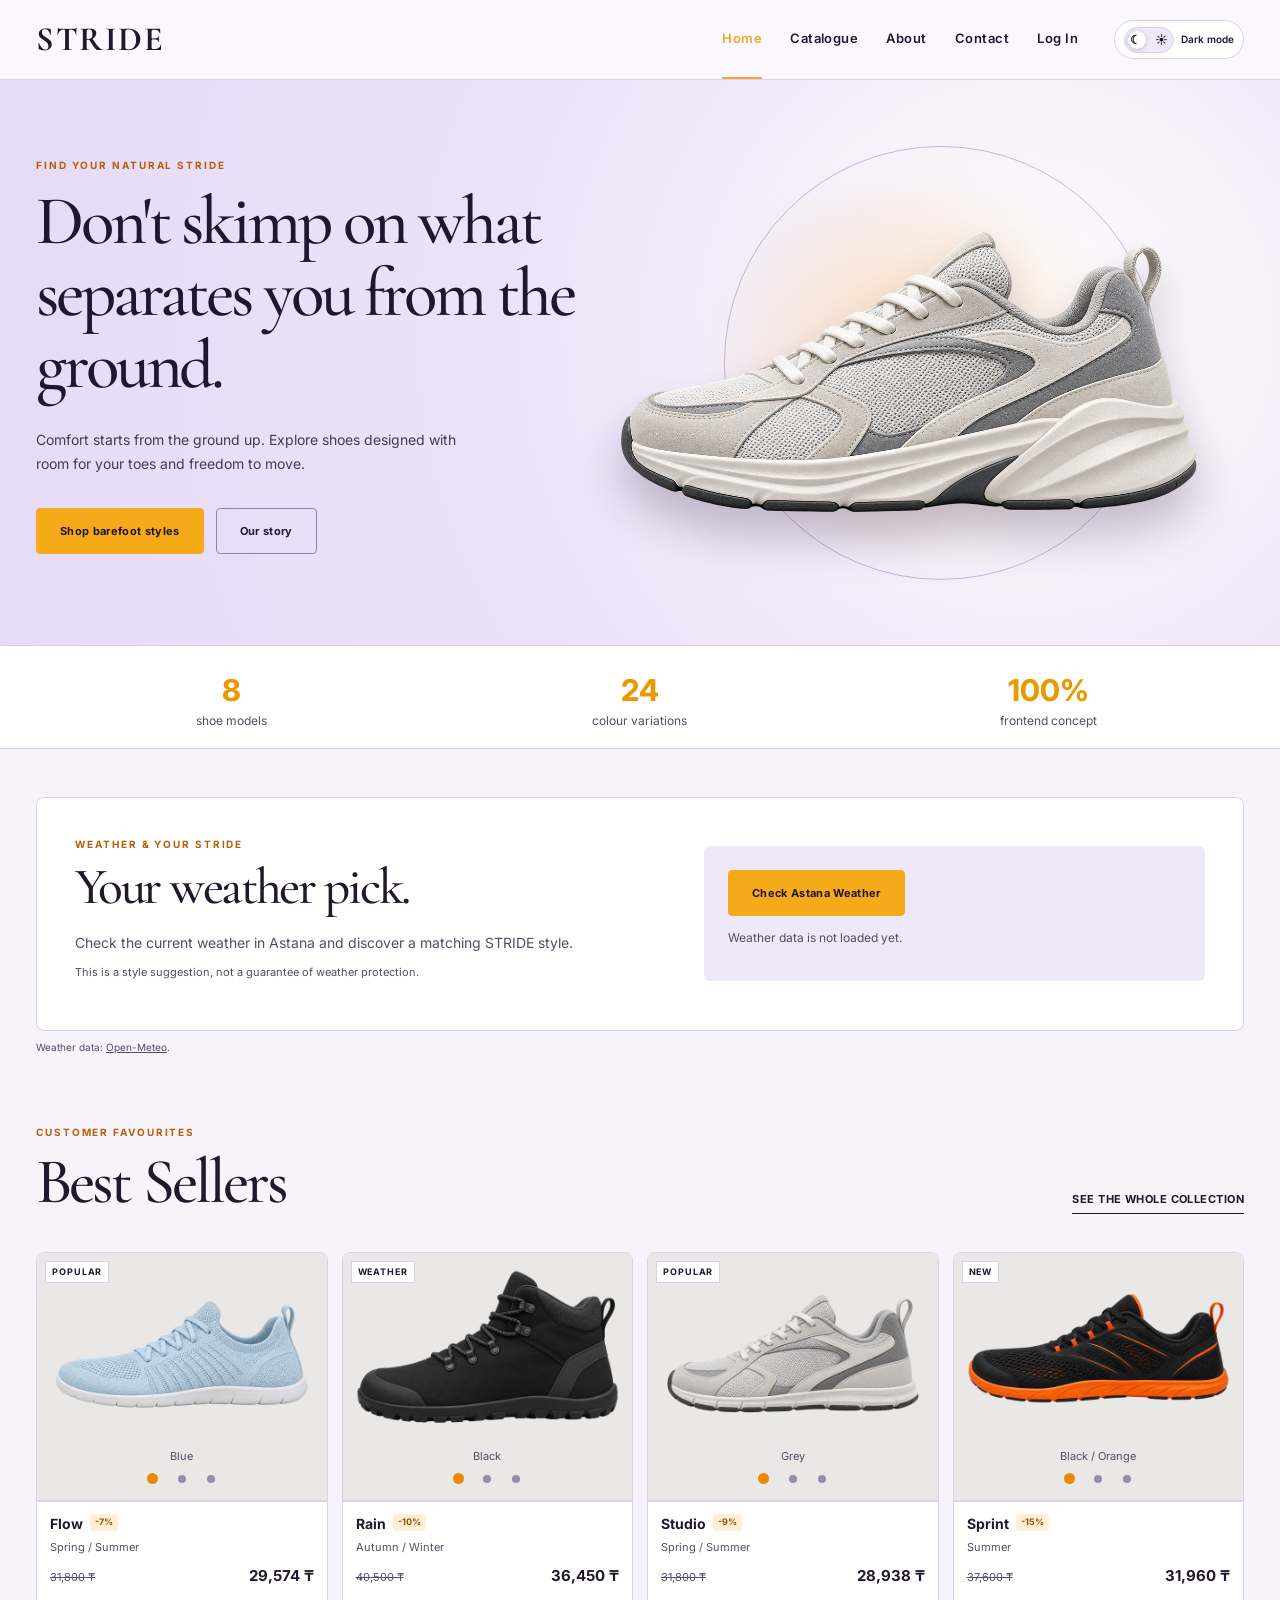
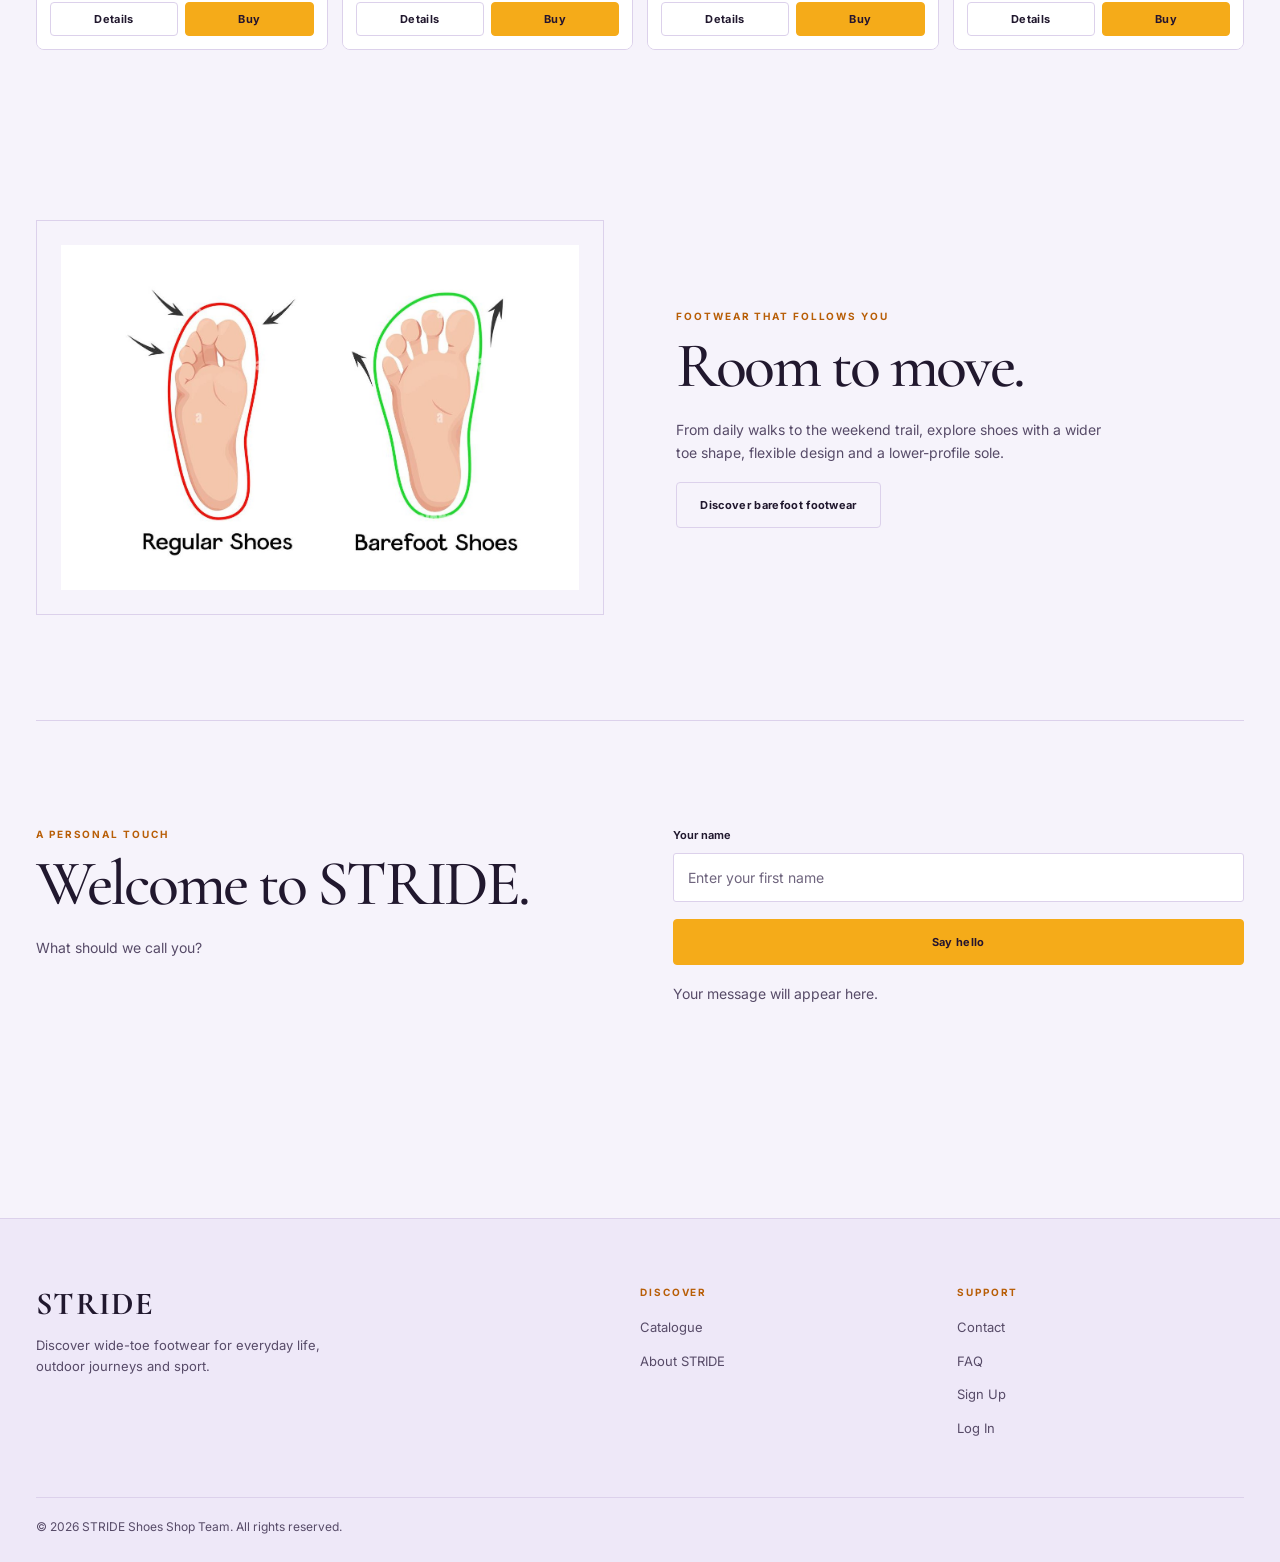
<file: index.html>
<!DOCTYPE html>
<html data-theme="light" lang="en">
    <head>
        <meta charset="utf-8"/>
        <script src="js/theme-init.js"></script>
        <link href="images/favicon.png" rel="icon" type="image/png"/>
        <meta content="width=device-width, initial-scale=1" name="viewport"/>
        <meta content="STRIDE - wide-toe sport shoes, outdoor boots and everyday footwear." name="description"/>
        <title>Home | STRIDE</title>
        <link href="https://fonts.googleapis.com" rel="preconnect"/>
        <link crossorigin="" href="https://fonts.gstatic.com" rel="preconnect"/>
        <link href="css/style.css" rel="stylesheet"/>
        <link href="css/responsive.css" rel="stylesheet"/>
        <script defer="" src="js/vendor/jquery.min.js"></script>
        <script defer="" src="js/data.js"></script>
        <script defer="" src="js/selection.js"></script>
        <script defer="" src="js/site.js"></script>
        <script defer="" src="js/catalogue.js"></script>
        <script defer="" src="js/weather.js"></script>
    </head>
    <body>
        <a class="skip-link" href="#main">Skip to content</a>
        <header class="site-header">
            <div class="container nav-shell">
                <a aria-label="STRIDE - Home" class="brand" href="index.html">STRIDE</a>
                <nav aria-label="Main navigation" class="nav-links">
                    <a aria-current="page" href="index.html">Home</a>
                    <a href="catalogue.html">Catalogue</a>
                    <a href="about.html">About</a>
                    <a href="contact.html">Contact</a>
                    <a class="account-link" data-auth-nav="1" href="login.html">Log In</a>
                </nav>
                <span aria-hidden="true" class="mobile-page-title">Home</span>
                <div class="nav-actions">
                    <button aria-label="Switch to dark mode" aria-pressed="false" class="theme-toggle" id="theme-toggle" type="button">
                        <span aria-hidden="true" class="theme-icon"><span class="theme-moon">☾</span><span class="theme-sun">☀</span></span>
                        <span class="theme-label"><span class="theme-dark-text">Dark mode</span><span class="theme-light-text">Light mode</span></span>
                    </button>
                    <button aria-controls="mobile-menu" aria-expanded="false" aria-label="Open menu" class="nav-toggle" id="nav-toggle" type="button">
                        <span aria-hidden="true">☰</span>
                    </button>
                </div>
            </div>
            <nav aria-label="Mobile navigation" class="mobile-menu" id="mobile-menu">
                <a aria-current="page" href="index.html">Home</a>
                <a href="catalogue.html">Catalogue</a>
                <a href="about.html">About</a>
                <a href="contact.html">Contact</a>
                <a class="account-link" data-auth-nav="1" href="login.html">Log In</a>
            </nav>
        </header>
        <main id="main">
            <section class="hero">
                <div class="hero-copy">
                    <div class="eyebrow">FIND YOUR NATURAL STRIDE</div>
                    <h1>Don't skimp on what separates you from the ground.</h1>
                    <p>Comfort starts from the ground up. Explore shoes designed with room for your toes and freedom to move.</p>
                    <div class="hero-actions">
                        <a class="btn" href="catalogue.html">Shop barefoot styles</a>
                        <a class="btn btn-outline" href="about.html">Our story</a>
                    </div>
                </div>
                <div class="hero-visual">
                    <div aria-hidden="true" class="hero-orbit"></div>
                    <div aria-hidden="true" class="hero-glow"></div>
                    <img alt="Premium cream barefoot-style sneaker shown from the left side" src="images/hero/barefoot-hero.webp"/>
                </div>
            </section>
            <section aria-label="Store highlights" class="store-stats">
                <div class="container stats-grid">
                    <div class="stat-number">
                        <strong>8</strong>
                        <span>shoe models</span>
                    </div>
                    <div class="stat-number">
                        <strong>24</strong>
                        <span>colour variations</span>
                    </div>
                    <div class="stat-number">
                        <strong>100%</strong>
                        <span>frontend concept</span>
                    </div>
                </div>
            </section>
            <section class="container weather-section" aria-labelledby="weather-heading">
                <div class="weather-card">
                    <div class="weather-intro">
                        <div class="eyebrow">WEATHER & YOUR STRIDE</div>
                        <h2 id="weather-heading">Your weather pick.</h2>
                        <p class="muted">Check the current weather in Astana and discover a matching STRIDE style.</p>
                        <p class="note">This is a style suggestion, not a guarantee of weather protection.</p>
                    </div>
                    <div class="weather-panel">
                        <button class="btn" id="weather-check" type="button">Check Astana Weather</button>
                        <p aria-live="polite" class="weather-status" id="weather-status">Weather data is not loaded yet.</p>
                        <div hidden id="weather-result">
                            <p class="weather-reading" id="weather-reading"></p>
                            <p class="weather-suggestion" id="weather-suggestion"></p>
                            <a class="text-link" href="catalogue.html" id="weather-product-link">Explore recommended shoe</a>
                        </div>
                    </div>
                </div>
                <p class="weather-credit">Weather data: <a href="https://open-meteo.com/" target="_blank" rel="noopener noreferrer">Open-Meteo</a>.</p>
            </section>
            <section class="container section bestsellers" id="bestsellers">
                <div class="section-head">
                    <div>
                        <div class="eyebrow">CUSTOMER FAVOURITES</div>
                        <h2>Best Sellers</h2>
                    </div>
                    <a class="text-link" href="catalogue.html">See the whole collection</a>
                </div>
                <div class="product-grid" id="featured-grid"></div>
            </section>
            <section class="container section barefoot-intro">
                <div class="barefoot-story">
                    <div class="story-image">
                        <img alt="Comparison of regular shoes and barefoot shoes, showing toe space difference" loading="lazy" src="images/about/barefoot-comparison.jpg"/>
                    </div>
                    <div class="story-text">
                        <div class="eyebrow">FOOTWEAR THAT FOLLOWS YOU</div>
                        <h2>Room to move.</h2>
                        <p>From daily walks to the weekend trail, explore shoes with a wider toe shape, flexible design and a lower-profile sole.</p>
                        <a class="btn btn-outline" href="about.html">Discover barefoot footwear</a>
                    </div>
                </div>
            </section>
            <section class="container section welcome-section" id="welcome">
                <div class="two-col">
                    <div>
                        <div class="eyebrow">A PERSONAL TOUCH</div>
                        <h2>Welcome to STRIDE.</h2>
                        <p class="muted">What should we call you?</p>
                    </div>
                    <form class="stack" id="welcome-form">
                        <div class="field">
                            <label for="welcome-name">Your name</label>
                            <input autocomplete="given-name" id="welcome-name" maxlength="50" name="name" placeholder="Enter your first name"/>
                        </div>
                        <button class="btn" type="submit">Say hello</button>
                        <p aria-live="polite" class="muted" id="welcome-message">Your message will appear here.</p>
                    </form>
                </div>
            </section>
        </main>
        <footer class="footer">
            <div class="container">
                <div class="footer-grid">
                    <div>
                        <a class="footer-brand" href="index.html">STRIDE</a>
                        <p>Discover wide-toe footwear for everyday life, outdoor journeys and sport.</p>
                    </div>
                    <div>
                        <div class="eyebrow">Discover</div>
                        <ul>
                            <li>
                                <a href="catalogue.html">Catalogue</a>
                            </li>
                            <li>
                                <a href="about.html">About STRIDE</a>
                            </li>
                        </ul>
                    </div>
                    <div>
                        <div class="eyebrow">Support</div>
                        <ul>
                            <li>
                                <a href="contact.html">Contact</a>
                            </li>
                            <li>
                                <a href="contact.html#faq">FAQ</a>
                            </li>
                            <li>
                                <a href="registration.html">Sign Up</a>
                            </li>
                            <li><a href="login.html">Log In</a></li>
                        </ul>
                    </div>
                </div>
                <div class="footer-bottom">
                    <p>© 2026 STRIDE Shoes Shop Team. All rights reserved.</p>
                </div>
            </div>
        </footer>
        <div aria-live="polite" class="toast" id="toast" role="status"></div>
        <dialog aria-label="Product details" class="detail-dialog" id="product-dialog">
            <button aria-label="Close details" class="close-btn" type="button">X</button>
            <div class="detail-layout">
                <div class="detail-media">
                    <div class="detail-photo">
                        <button aria-label="Previous shoe colour" class="detail-arrow detail-prev" id="detail-prev" type="button">‹</button>
                        <img alt="STRIDE Flow shoe in Blue, side view" id="detail-image" src="images/catalogue/flow-blue.webp"/>
                        <button aria-label="Next shoe colour" class="detail-arrow detail-next" id="detail-next" type="button">›</button>
                    </div>
                    <div aria-label="Available colours" class="detail-variants" id="detail-variants" role="group"></div>
                </div>
                <div class="detail-copy">
                    <div class="eyebrow">Product details</div>
                    <h2 id="detail-name">Model</h2>
                    <p class="muted" id="detail-description"></p>
                    <ul class="details-list">
                        <li>
                            Category:
                            <strong id="detail-category"></strong>
                        </li>
                        <li>
                            Selected colour:
                            <strong id="detail-color"></strong>
                        </li>
                    </ul>
                    <p>
                        <strong id="detail-price"></strong>
                    </p>
                    <button class="btn js-add-selection" id="detail-add" type="button">Buy</button>
                    <p class="note">Preview all three colours. Your Selection saves the shoe model, not a specific colour. No online checkout.</p>
                </div>
            </div>
        </dialog>
    </body>
</html>
</file>
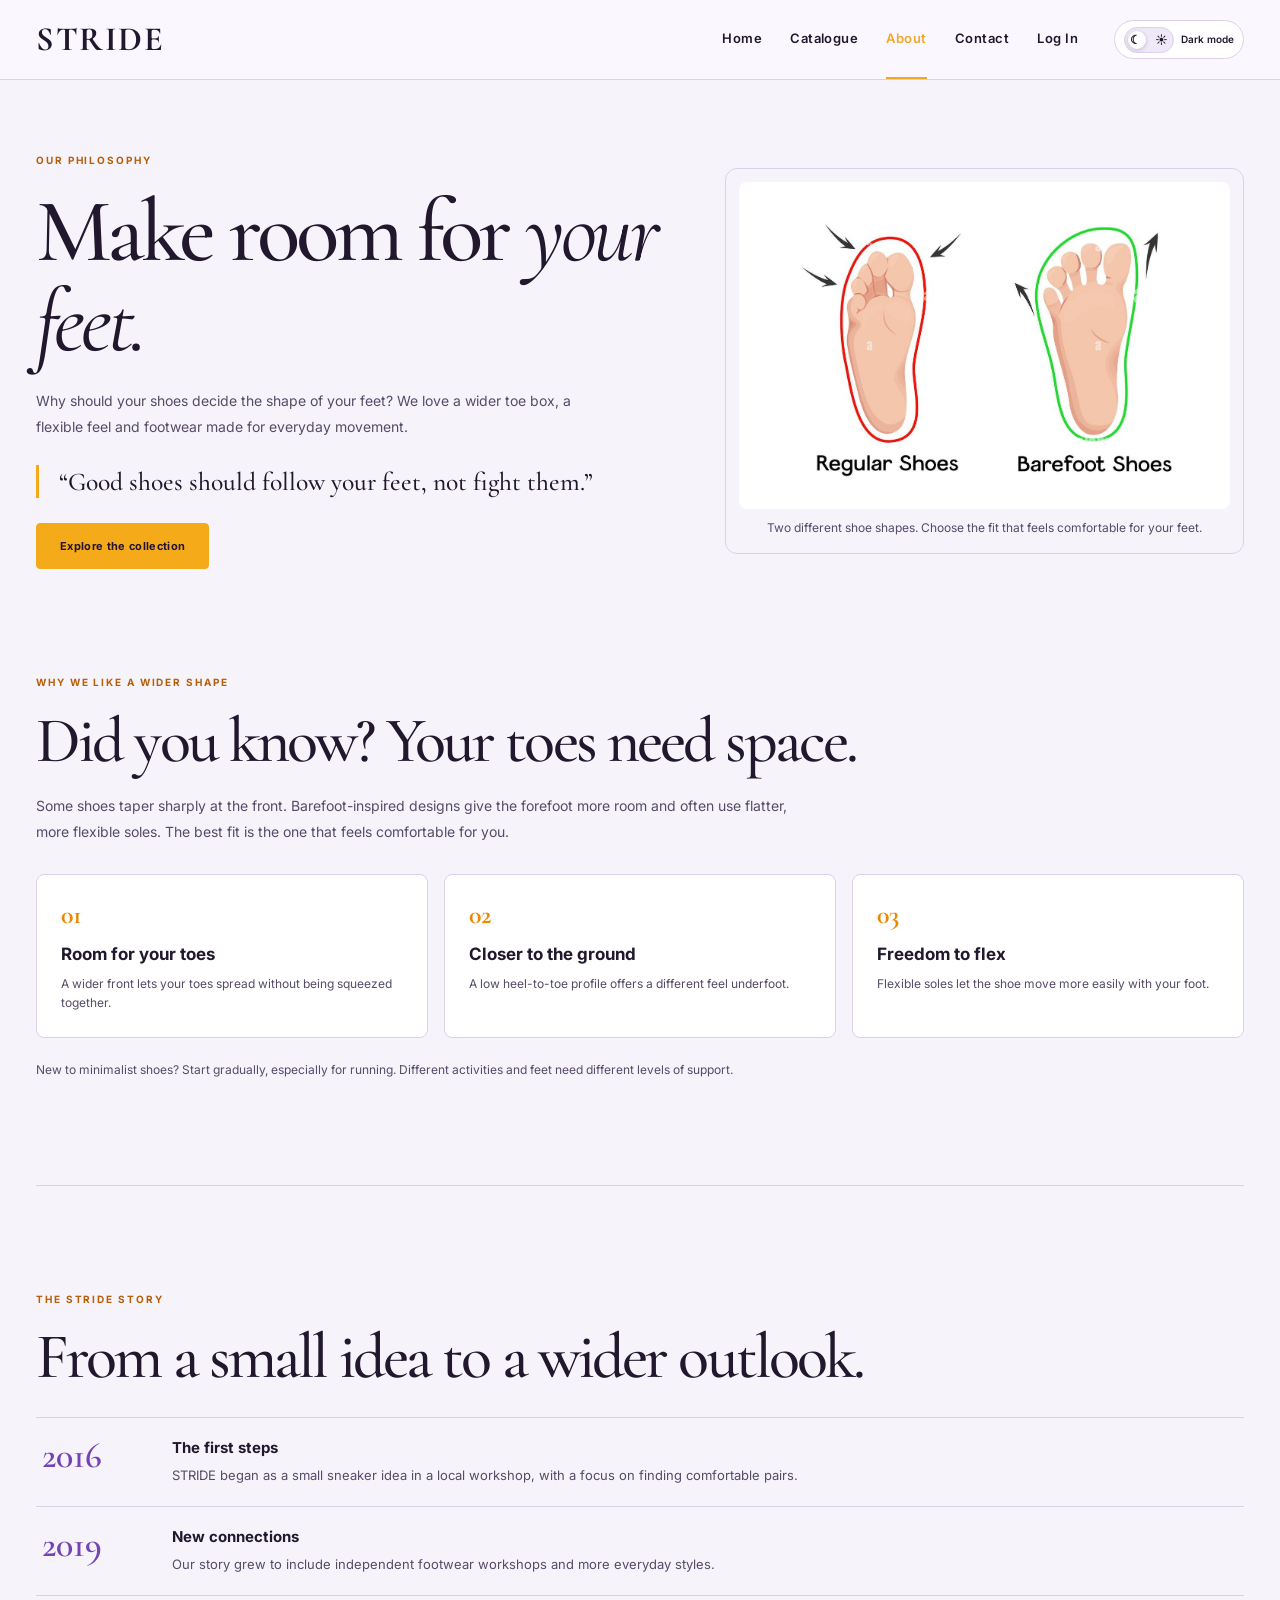
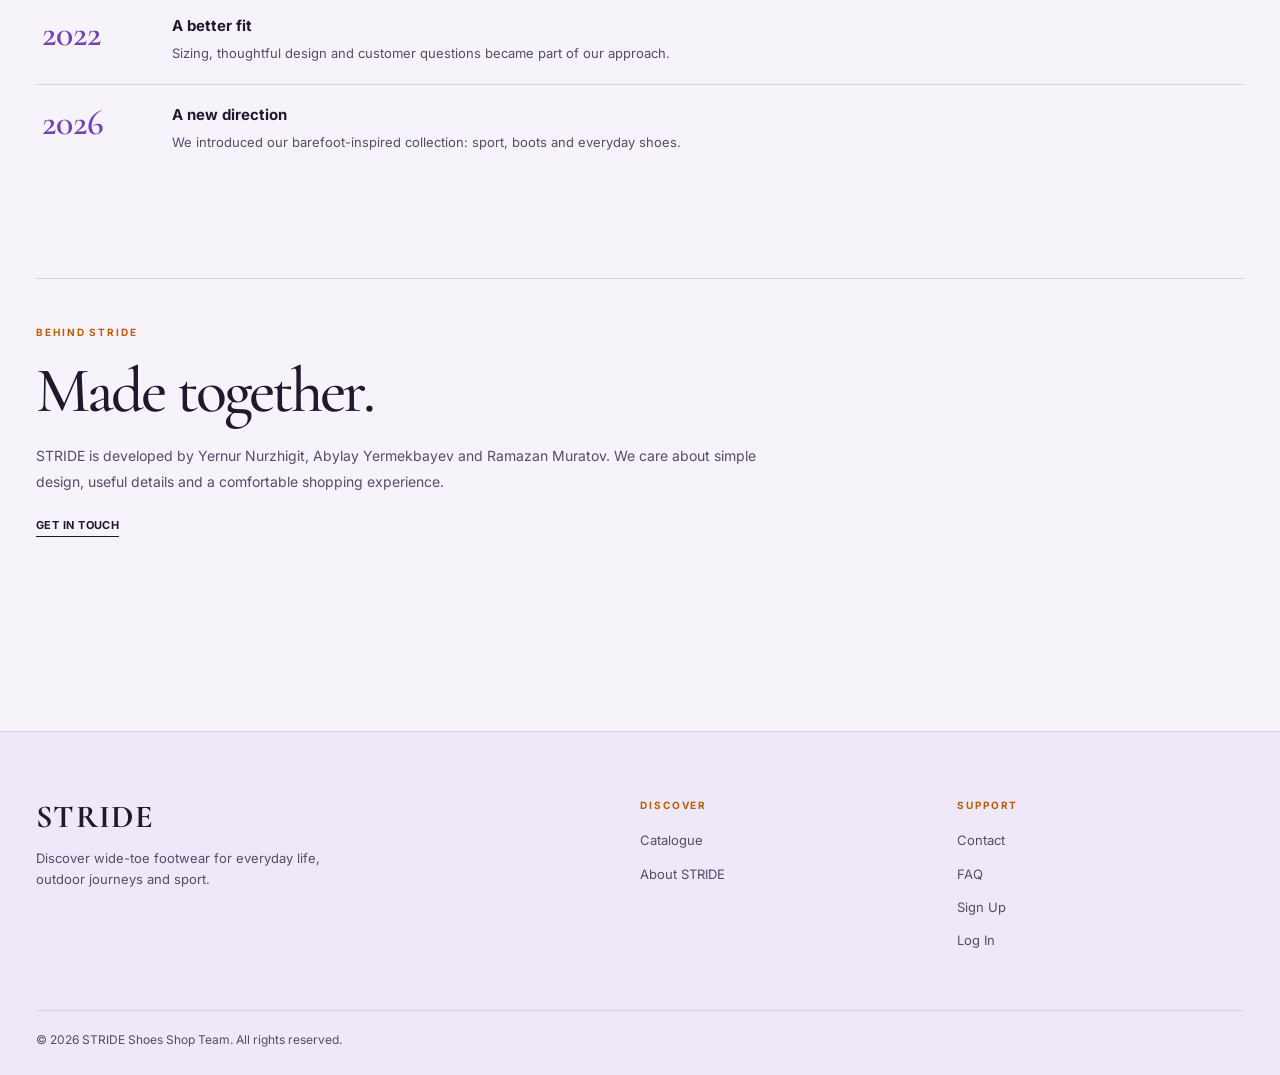
<file: about.html>
<!DOCTYPE html>
<html data-theme="light" lang="en">
    <head>
        <meta charset="utf-8"/>
        <script src="js/theme-init.js"></script>
        <link href="images/favicon.png" rel="icon" type="image/png"/>
        <meta content="width=device-width, initial-scale=1" name="viewport"/>
        <meta content="STRIDE - wide-toe sport shoes, outdoor boots and everyday footwear." name="description"/>
        <title>About | STRIDE</title>
        <link href="https://fonts.googleapis.com" rel="preconnect"/>
        <link crossorigin="" href="https://fonts.gstatic.com" rel="preconnect"/>
        <link href="css/style.css" rel="stylesheet"/>
        <link href="css/responsive.css" rel="stylesheet"/>
        <script defer="" src="js/vendor/jquery.min.js"></script>
        <script defer="" src="js/site.js"></script>
    </head>
    <body>
        <a class="skip-link" href="#main">Skip to content</a>
        <header class="site-header">
            <div class="container nav-shell">
                <a aria-label="STRIDE - Home" class="brand" href="index.html">STRIDE</a>
                <nav aria-label="Main navigation" class="nav-links">
                    <a href="index.html">Home</a>
                    <a href="catalogue.html">Catalogue</a>
                    <a aria-current="page" href="about.html">About</a>
                    <a href="contact.html">Contact</a>
                    <a class="account-link" data-auth-nav="1" href="login.html">Log In</a>
                </nav>
                <span aria-hidden="true" class="mobile-page-title">About</span>
                <div class="nav-actions">
                    <button aria-label="Switch to dark mode" aria-pressed="false" class="theme-toggle" id="theme-toggle" type="button">
                        <span aria-hidden="true" class="theme-icon"><span class="theme-moon">☾</span><span class="theme-sun">☀</span></span>
                        <span class="theme-label"><span class="theme-dark-text">Dark mode</span><span class="theme-light-text">Light mode</span></span>
                    </button>
                    <button aria-controls="mobile-menu" aria-expanded="false" aria-label="Open menu" class="nav-toggle" id="nav-toggle" type="button">
                        <span aria-hidden="true">☰</span>
                    </button>
                </div>
            </div>
            <nav aria-label="Mobile navigation" class="mobile-menu" id="mobile-menu">
                <a href="index.html">Home</a>
                <a href="catalogue.html">Catalogue</a>
                <a aria-current="page" href="about.html">About</a>
                <a href="contact.html">Contact</a>
                <a class="account-link" data-auth-nav="1" href="login.html">Log In</a>
            </nav>
        </header>
        <main id="main">
            <section class="container section about-hero">
                <div class="about-hero-grid">
                    <div>
                        <p class="eyebrow">OUR PHILOSOPHY</p>
                        <h1>
                            Make room for
                            <em>your feet.</em>
                        </h1>
                        <p class="prose">Why should your shoes decide the shape of your feet? We love a wider toe box, a flexible feel and footwear made for everyday movement.</p>
                        <blockquote class="brand-quote">“Good shoes should follow your feet, not fight them.”</blockquote>
                        <a class="btn" href="catalogue.html">Explore the collection</a>
                    </div>
                    <div class="about-image-frame foot-shape-diagram">
                        <img alt="Comparison image of regular shoes and barefoot shoes, showing narrow toe squeeze versus natural toe spread" height="630" loading="lazy" src="images/about/barefoot-comparison.jpg" width="960"/>
                        <p class="diagram-caption">Two different shoe shapes. Choose the fit that feels comfortable for your feet.</p>
                    </div>
                </div>
            </section>
            <section class="container section philosophy-section" id="barefoot-design">
                <p class="eyebrow">WHY WE LIKE A WIDER SHAPE</p>
                <h2>Did you know? Your toes need space.</h2>
                <p class="prose">Some shoes taper sharply at the front. Barefoot-inspired designs give the forefoot more room and often use flatter, more flexible soles. The best fit is the one that feels comfortable for you.</p>
                <div class="philosophy-grid">
                    <article class="philosophy-card">
                        <span class="philosophy-number">01</span>
                        <h3>Room for your toes</h3>
                        <p>A wider front lets your toes spread without being squeezed together.</p>
                    </article>
                    <article class="philosophy-card">
                        <span class="philosophy-number">02</span>
                        <h3>Closer to the ground</h3>
                        <p>A low heel-to-toe profile offers a different feel underfoot.</p>
                    </article>
                    <article class="philosophy-card">
                        <span class="philosophy-number">03</span>
                        <h3>Freedom to flex</h3>
                        <p>Flexible soles let the shoe move more easily with your foot.</p>
                    </article>
                </div>
                <p class="fitting-note">New to minimalist shoes? Start gradually, especially for running. Different activities and feet need different levels of support.</p>
            </section>
            <section class="container section history-section" id="our-story">
                <p class="eyebrow">THE STRIDE STORY</p>
                <h2>From a small idea to a wider outlook.</h2>
                <div class="history-list">
                    <article class="history-item">
                        <span class="history-year">2016</span>
                        <div>
                            <h3>The first steps</h3>
                            <p>STRIDE began as a small sneaker idea in a local workshop, with a focus on finding comfortable pairs.</p>
                        </div>
                    </article>
                    <article class="history-item">
                        <span class="history-year">2019</span>
                        <div>
                            <h3>New connections</h3>
                            <p>Our story grew to include independent footwear workshops and more everyday styles.</p>
                        </div>
                    </article>
                    <article class="history-item">
                        <span class="history-year">2022</span>
                        <div>
                            <h3>A better fit</h3>
                            <p>Sizing, thoughtful design and customer questions became part of our approach.</p>
                        </div>
                    </article>
                    <article class="history-item">
                        <span class="history-year">2026</span>
                        <div>
                            <h3>A new direction</h3>
                            <p>We introduced our barefoot-inspired collection: sport, boots and everyday shoes.</p>
                        </div>
                    </article>
                </div>
            </section>
            <section class="container section about-team-section">
                <p class="eyebrow">BEHIND STRIDE</p>
                <h2>Made together.</h2>
                <p class="prose">STRIDE is developed by Yernur Nurzhigit, Abylay Yermekbayev and Ramazan Muratov. We care about simple design, useful details and a comfortable shopping experience.</p>
                <a class="text-link" href="contact.html">Get in touch</a>
            </section>
        </main>
        <footer class="footer">
            <div class="container">
                <div class="footer-grid">
                    <div>
                        <a class="footer-brand" href="index.html">STRIDE</a>
                        <p>Discover wide-toe footwear for everyday life, outdoor journeys and sport.</p>
                    </div>
                    <div>
                        <div class="eyebrow">Discover</div>
                        <ul>
                            <li>
                                <a href="catalogue.html">Catalogue</a>
                            </li>
                            <li>
                                <a href="about.html">About STRIDE</a>
                            </li>
                        </ul>
                    </div>
                    <div>
                        <div class="eyebrow">Support</div>
                        <ul>
                            <li>
                                <a href="contact.html">Contact</a>
                            </li>
                            <li>
                                <a href="contact.html#faq">FAQ</a>
                            </li>
                            <li>
                                <a href="registration.html">Sign Up</a>
                            </li>
                            <li><a href="login.html">Log In</a></li>
                        </ul>
                    </div>
                </div>
                <div class="footer-bottom">
                    <p>© 2026 STRIDE Shoes Shop Team. All rights reserved.</p>
                </div>
            </div>
        </footer>
        <div aria-live="polite" class="toast" id="toast" role="status"></div>
    </body>
</html>
</file>
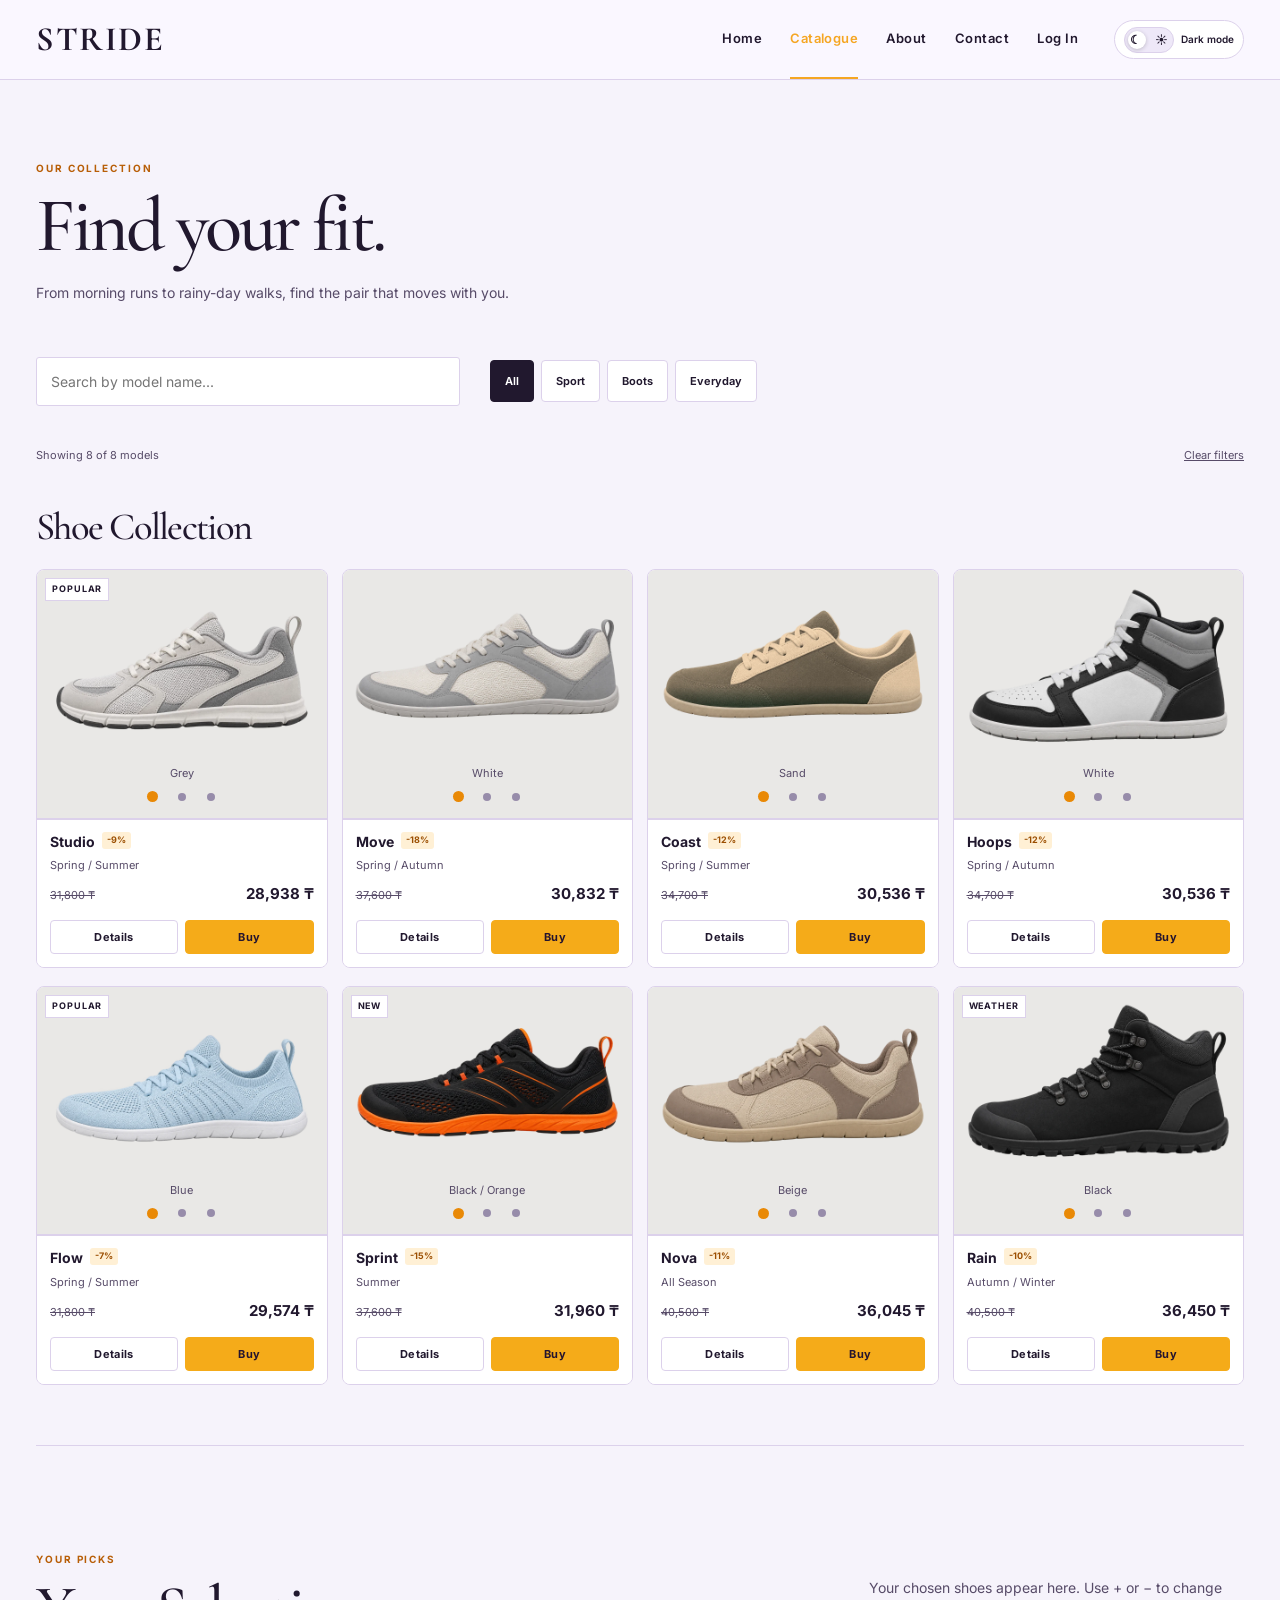
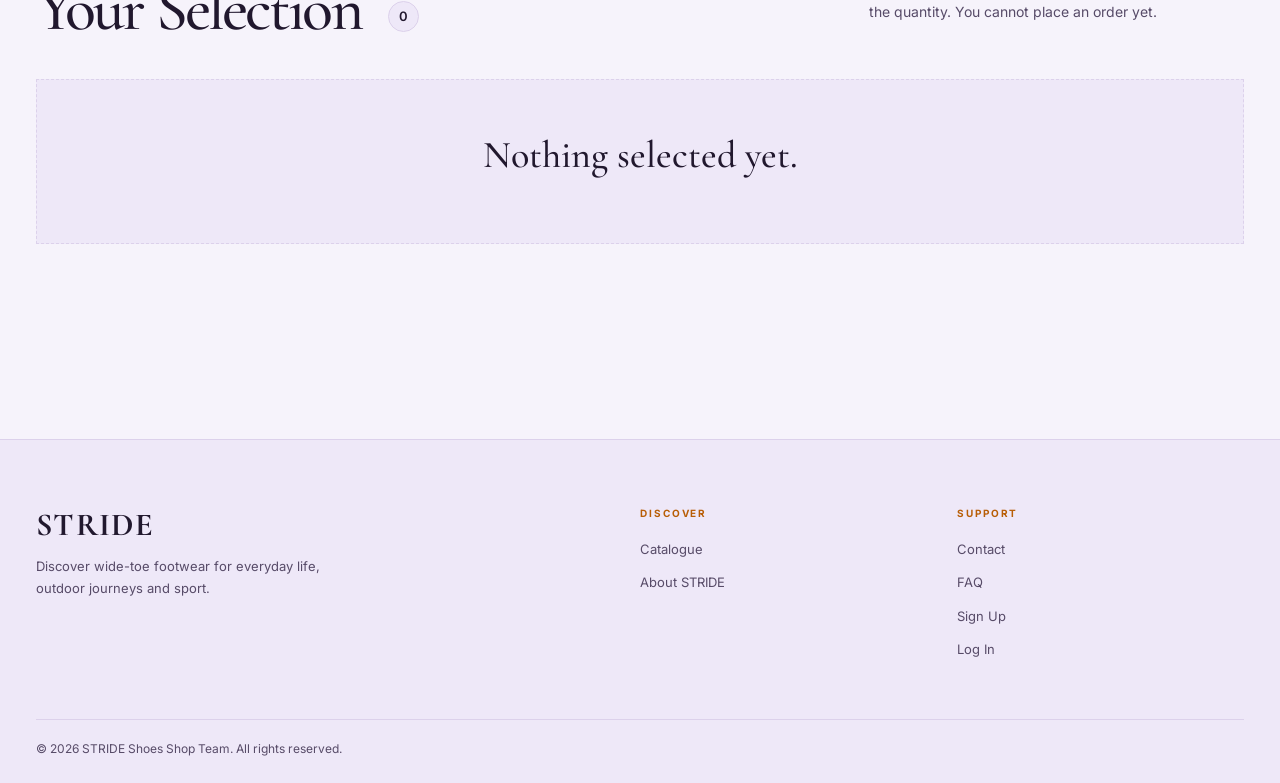
<file: catalogue.html>
<!DOCTYPE html>

<html data-theme="light" lang="en">
<head>
<meta charset="utf-8"/>
<script src="js/theme-init.js"></script>
<link href="images/favicon.png" rel="icon" type="image/png"/>
<meta content="width=device-width, initial-scale=1" name="viewport"/>
<meta content="STRIDE - wide-toe sport shoes, outdoor boots and everyday footwear." name="description"/>
<title>Catalogue | STRIDE</title>
<link href="https://fonts.googleapis.com" rel="preconnect"/>
<link crossorigin="" href="https://fonts.gstatic.com" rel="preconnect"/>
<link href="css/style.css" rel="stylesheet"/>
<link href="css/responsive.css" rel="stylesheet"/>
<script defer="" src="js/vendor/jquery.min.js"></script>
<script defer="" src="js/data.js"></script>
<script defer="" src="js/selection.js"></script>
<script defer="" src="js/site.js"></script>
<script defer="" src="js/catalogue.js"></script>
</head>
<body>
<a class="skip-link" href="#main">Skip to content</a>
<header class="site-header">
<div class="container nav-shell">
<a aria-label="STRIDE - Home" class="brand" href="index.html">STRIDE</a>
<nav aria-label="Main navigation" class="nav-links">
<a href="index.html">Home</a>
<a aria-current="page" href="catalogue.html">Catalogue</a>
<a href="about.html">About</a>
<a href="contact.html">Contact</a>
<a class="account-link" data-auth-nav="1" href="login.html">Log In</a>
</nav>
<span aria-hidden="true" class="mobile-page-title">Catalogue</span>
<div class="nav-actions">
<button aria-label="Switch to dark mode" aria-pressed="false" class="theme-toggle" id="theme-toggle" type="button">
<span aria-hidden="true" class="theme-icon"><span class="theme-moon">☾</span><span class="theme-sun">☀</span></span>
<span class="theme-label"><span class="theme-dark-text">Dark mode</span><span class="theme-light-text">Light mode</span></span>
</button>
<button aria-controls="mobile-menu" aria-expanded="false" aria-label="Open menu" class="nav-toggle" id="nav-toggle" type="button">
<span aria-hidden="true">☰</span>
</button>
</div>
</div>
<nav aria-label="Mobile navigation" class="mobile-menu" id="mobile-menu">
<a href="index.html">Home</a>
<a aria-current="page" href="catalogue.html">Catalogue</a>
<a href="about.html">About</a>
<a href="contact.html">Contact</a>
<a class="account-link" data-auth-nav="1" href="login.html">Log In</a>
</nav>
</header>
<main id="main">
<section class="container page-intro">
<div class="eyebrow">OUR COLLECTION</div>
<h1>Find your fit.</h1>
<p class="muted">From morning runs to rainy-day walks, find the pair that moves with you.</p>
</section>
<section class="container catalogue-section">
<div class="catalogue-tools">
<input aria-label="Search models" autocomplete="off" class="search-input" id="product-search" placeholder="Search by model name..." type="search"/>
<div aria-label="Filter by category" class="chips" role="group">
<button aria-pressed="true" class="chip js-category is-active" data-category="All" type="button">All</button>
<button aria-pressed="false" class="chip js-category" data-category="Sport" type="button">Sport</button>
<button aria-pressed="false" class="chip js-category" data-category="Boots" type="button">Boots</button>
<button aria-pressed="false" class="chip js-category" data-category="Everyday" type="button">Everyday</button>
</div>
</div>
<div class="catalogue-status">
<span aria-live="polite" id="results-count">Loading models...</span>
<button class="remove-link" id="clear-filters" type="button">Clear filters</button>
</div>
<h2 class="catalogue-heading">Shoe Collection</h2>
<div class="product-grid" id="catalogue-grid"></div>
<div class="empty-state" hidden="" id="catalogue-empty">
<h3>No results found.</h3>
<p class="muted">Change the category or search text.</p>
<button class="btn btn-outline" id="empty-reset" type="button">Reset filters</button>
</div>
</section>
<section class="section container selection-section" id="selection">
<div class="section-head">
<div>
<div class="eyebrow">YOUR PICKS</div>
<h2>
       Your Selection
       <span class="selection-count" id="selection-label-count">0</span>
</h2>
</div>
<p class="muted">Your chosen shoes appear here. Use + or − to change the quantity. You cannot place an order yet.</p>
</div>
<div class="selection-list" id="selection-list"></div>
<div class="empty-state" id="selection-empty">
<h3>Nothing selected yet.</h3>
</div>
<div class="summary-line" hidden="" id="selection-summary">
<span>
<span id="distinct-count">0</span>
      distinct models ·
      <span id="total-count">0</span>
      pairs
     </span>
<span>
      Estimated total:
      <strong id="total-price">0 ₸</strong>
</span>
</div>
</section>
</main>
<footer class="footer">
<div class="container">
<div class="footer-grid">
<div>
<a class="footer-brand" href="index.html">STRIDE</a>
<p>Discover wide-toe footwear for everyday life, outdoor journeys and sport.</p>
</div>
<div>
<div class="eyebrow">Discover</div>
<ul>
<li>
<a href="catalogue.html">Catalogue</a>
</li>
<li>
<a href="about.html">About STRIDE</a>
</li>
</ul>
</div>
<div>
<div class="eyebrow">Support</div>
<ul>
<li>
<a href="contact.html">Contact</a>
</li>
<li>
<a href="contact.html#faq">FAQ</a>
</li>
<li>
<a href="registration.html">Sign Up</a>
</li><li><a href="login.html">Log In</a></li>
</ul>
</div>
</div>
<div class="footer-bottom">
<p>© 2026 STRIDE Shoes Shop Team. All rights reserved.</p>
</div>
</div>
</footer>
<div aria-live="polite" class="toast" id="toast" role="status"></div>
<dialog aria-label="Product details" class="detail-dialog" id="product-dialog">
<button aria-label="Close details" class="close-btn" type="button">X</button>
<div class="detail-layout">
<div class="detail-media">
<div class="detail-photo">
<button aria-label="Previous shoe colour" class="detail-arrow detail-prev" id="detail-prev" type="button">‹</button>
<img alt="STRIDE Studio shoe in Grey, side view" id="detail-image" src="images/catalogue/studio-grey.webp"/>
<button aria-label="Next shoe colour" class="detail-arrow detail-next" id="detail-next" type="button">›</button>
</div>
<div aria-label="Available colours" class="detail-variants" id="detail-variants" role="group"></div>
</div>
<div class="detail-copy">
<div class="eyebrow">Product details</div>
<h2 id="detail-name">Model</h2>
<p class="muted" id="detail-description"></p>
<ul class="details-list">
<li>
       Category:
       <strong id="detail-category"></strong>
</li>
<li>
       Selected colour:
       <strong id="detail-color"></strong>
</li>
</ul>
<p>
<strong id="detail-price"></strong>
</p>
<button class="btn js-add-selection" id="detail-add" type="button">Buy</button>
<p class="note">Preview all three colours. Your Selection saves the shoe model, not a specific colour. No online checkout.</p>
</div>
</div>
</dialog>
</body>
</html>
</file>
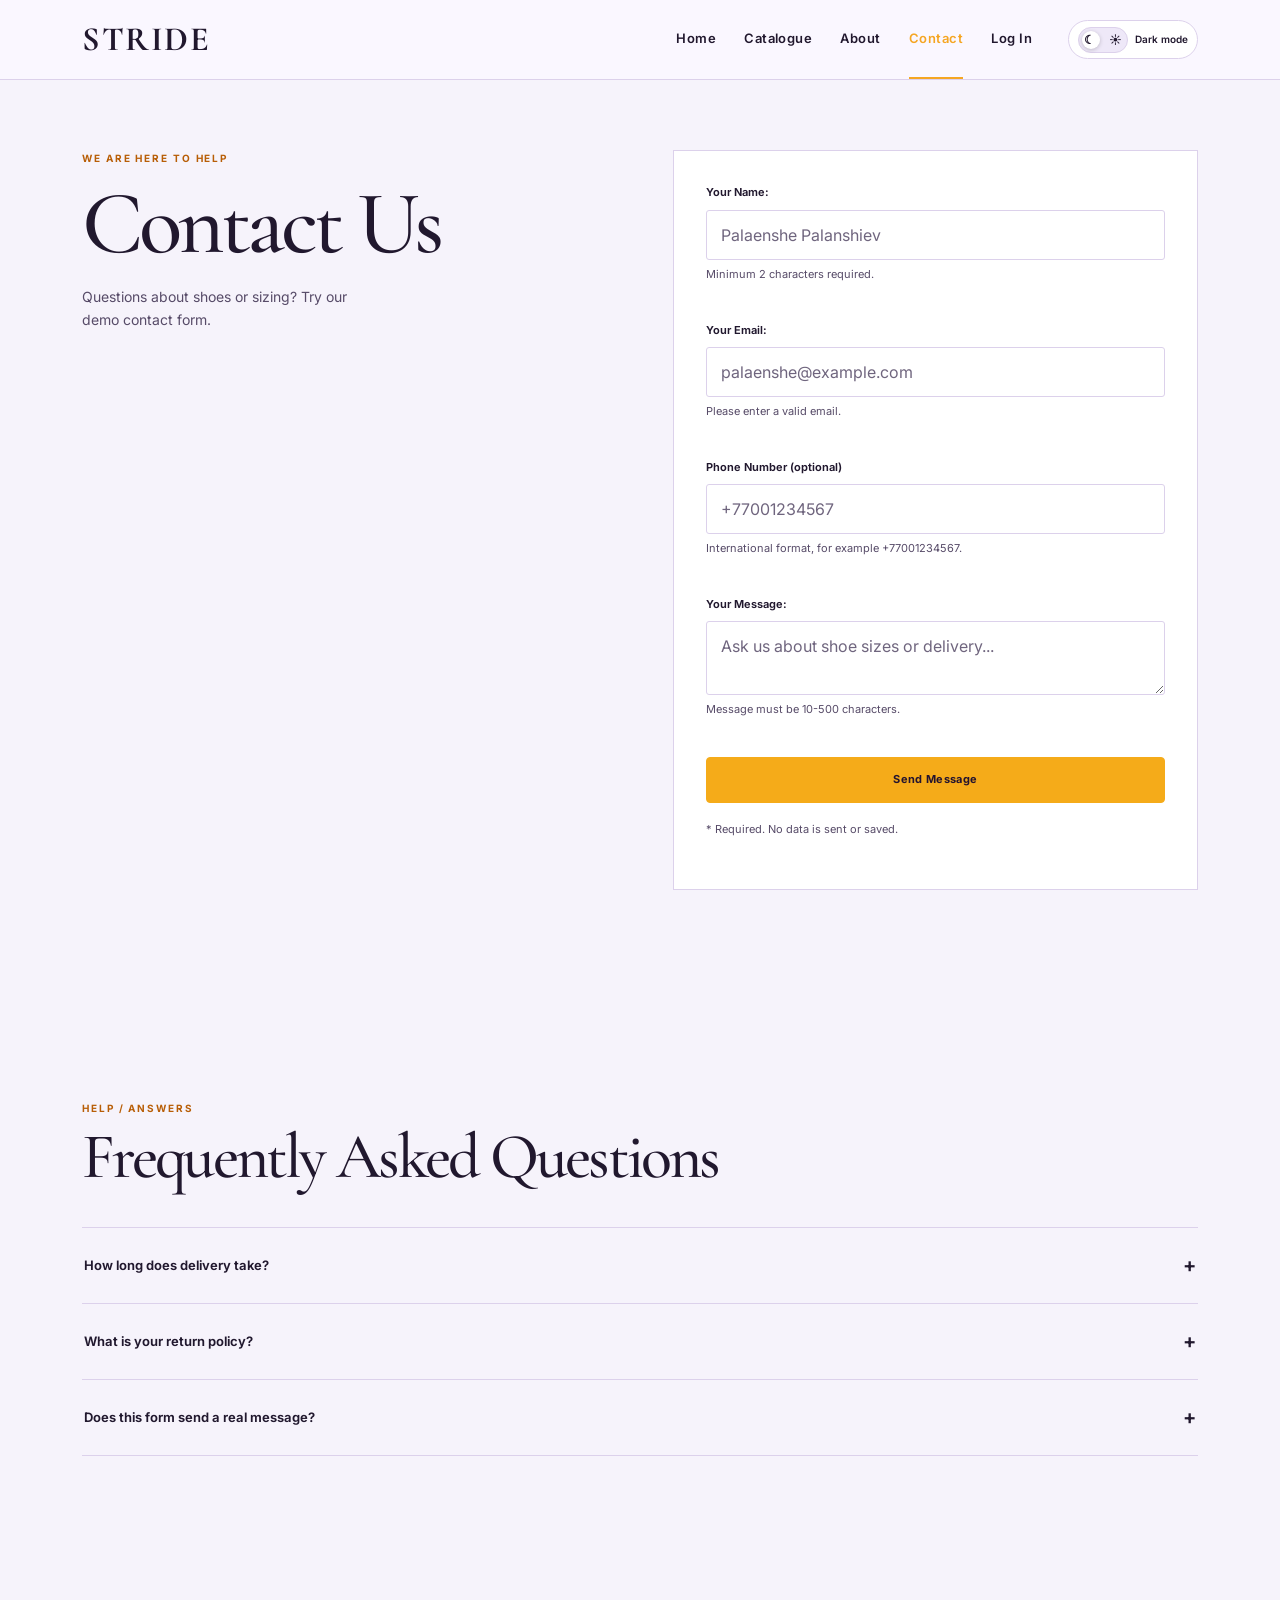
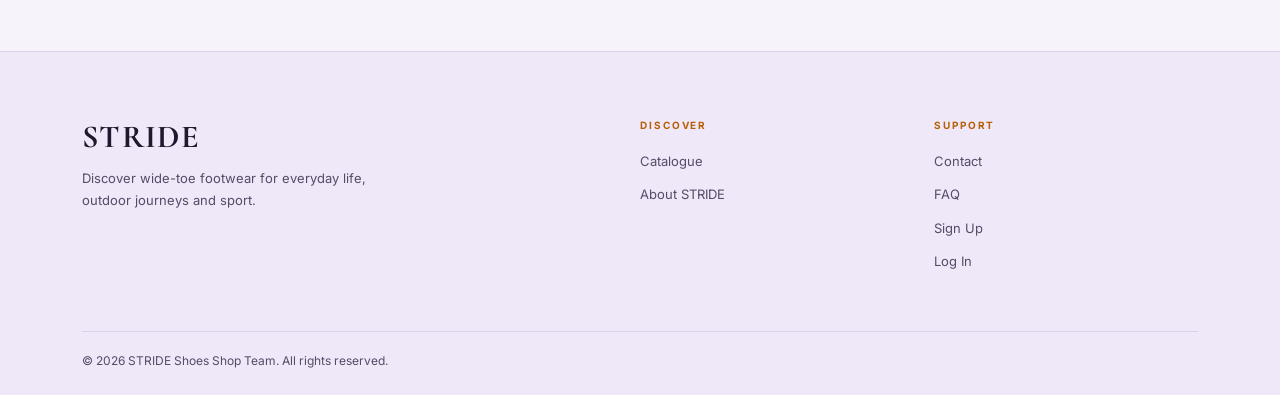
<file: contact.html>
<!DOCTYPE html>
<html data-theme="light" lang="en">
    <head>
        <meta charset="utf-8"/>
        <script src="js/theme-init.js"></script>
        <link href="images/favicon.png" rel="icon" type="image/png"/>
        <meta content="width=device-width, initial-scale=1" name="viewport"/>
        <meta content="STRIDE — wide-toe sport shoes, outdoor boots and everyday footwear." name="description"/>
        <title>Contact | STRIDE</title>
        <link href="https://fonts.googleapis.com" rel="preconnect"/>
        <link crossorigin="" href="https://fonts.gstatic.com" rel="preconnect"/>
        <link href="https://cdn.jsdelivr.net/npm/bootstrap@5.3.3/dist/css/bootstrap.min.css" rel="stylesheet"/>
        <link href="css/style.css" rel="stylesheet"/>
        <link href="css/responsive.css" rel="stylesheet"/>
        <script defer="" src="js/vendor/jquery.min.js"></script>
        <script defer="" src="js/site.js"></script>
        <script defer="" src="js/form-validation.js"></script>
    </head>
    <body>
        <a class="skip-link" href="#main">Skip to content</a>
        <header class="site-header">
            <div class="container nav-shell">
                <a aria-label="STRIDE — Home" class="brand" href="index.html">STRIDE</a>
                <nav aria-label="Main navigation" class="nav-links">
                    <a href="index.html">Home</a>
                    <a href="catalogue.html">Catalogue</a>
                    <a href="about.html">About</a>
                    <a aria-current="page" href="contact.html">Contact</a>
                    <a class="account-link" data-auth-nav="1" href="login.html">Log In</a>
                </nav>
                <span aria-hidden="true" class="mobile-page-title">Contact</span>
                <div class="nav-actions">
                    <button aria-label="Switch to dark mode" aria-pressed="false" class="theme-toggle" id="theme-toggle" type="button">
                        <span aria-hidden="true" class="theme-icon"><span class="theme-moon">☾</span><span class="theme-sun">☀</span></span>
                        <span class="theme-label"><span class="theme-dark-text">Dark mode</span><span class="theme-light-text">Light mode</span></span>
                    </button>
                    <button aria-controls="mobile-menu" aria-expanded="false" aria-label="Open menu" class="nav-toggle" id="nav-toggle" type="button">
                        <span aria-hidden="true">☰</span>
                    </button>
                </div>
            </div>
            <nav aria-label="Mobile navigation" class="mobile-menu" id="mobile-menu">
                <a href="index.html">Home</a>
                <a href="catalogue.html">Catalogue</a>
                <a href="about.html">About</a>
                <a aria-current="page" href="contact.html">Contact</a>
                <a class="account-link" data-auth-nav="1" href="login.html">Log In</a>
            </nav>
        </header>
        <main id="main">
            <section class="container section contact-primary">
                <div class="two-col contact-two">
                    <div class="contact-copy">
                        <div class="eyebrow">WE ARE HERE TO HELP</div>
                        <h1>Contact Us</h1>
                        <p class="muted">Questions about shoes or sizing? Try our demo contact form.</p>
                    </div>
                    <form class="simple-panel" id="contact-form" novalidate="">
                        <div class="stack">
                            <div class="field">
                                <label class="form-label" for="contact-name">Your Name:</label>
                                <input autocomplete="name" class="form-control" id="contact-name" minlength="2" name="name" placeholder="Palaenshe Palanshiev" required="" type="text"/>
                                <p class="field-hint">Minimum 2 characters required.</p>
                                <span aria-live="polite" class="invalid-feedback field-error" id="contact-name-error"></span>
                            </div>
                            <div class="field">
                                <label class="form-label" for="contact-email">Your Email:</label>
                                <input autocomplete="email" class="form-control" id="contact-email" name="email" placeholder="palaenshe@example.com" required="" type="email"/>
                                <p class="field-hint">Please enter a valid email.</p>
                                <span aria-live="polite" class="invalid-feedback field-error" id="contact-email-error"></span>
                            </div>
                            <div class="field">
                                <label class="form-label" for="contact-phone">Phone Number (optional)</label>
                                <input autocomplete="tel" class="form-control" id="contact-phone" inputmode="tel" name="phone" pattern="\+[1-9][0-9]{7,14}" placeholder="+77001234567" type="tel"/>
                                <p class="field-hint">International format, for example +77001234567.</p>
                                <span aria-live="polite" class="invalid-feedback field-error" id="contact-phone-error"></span>
                            </div>
                            <div class="field">
                                <label class="form-label" for="contact-message">Your Message:</label>
                                <textarea class="form-control" id="contact-message" maxlength="500" minlength="10" name="message" placeholder="Ask us about shoe sizes or delivery..." required=""></textarea>
                                <p class="field-hint">Message must be 10-500 characters.</p>
                                <span aria-live="polite" class="invalid-feedback field-error" id="contact-message-error"></span>
                            </div>
                            <button class="btn btn-full" type="submit">Send Message</button>
                            <p class="note">* Required. No data is sent or saved.</p>
                            <div class="success-message" hidden="" id="contact-result" role="status"></div>
                        </div>
                    </form>
                </div>
            </section>
            <section class="container section" id="faq">
                <div class="section-head">
                    <div>
                        <div class="eyebrow">Help / Answers</div>
                        <h2>Frequently Asked Questions</h2>
                    </div>
                </div>
                <div class="faq-item">
                    <button aria-expanded="false" class="faq-question" type="button">
                        How long does delivery take?
                        <span aria-hidden="true" class="faq-symbol">+</span>
                    </button>
                    <div class="faq-answer">STRIDE is a student concept website. No products are shipped or ordered.</div>
                </div>
                <div class="faq-item">
                    <button aria-expanded="false" class="faq-question" type="button">
                        What is your return policy?
                        <span aria-hidden="true" class="faq-symbol">+</span>
                    </button>
                    <div class="faq-answer">There are no real purchases or returns because checkout is only a demo.</div>
                </div>
                <div class="faq-item">
                    <button aria-expanded="false" class="faq-question" type="button">
                        Does this form send a real message?
                        <span aria-hidden="true" class="faq-symbol">+</span>
                    </button>
                    <div class="faq-answer">No. The form validates information in your browser, but no message is sent or stored.</div>
                </div>
            </section>
        </main>
        <footer class="footer">
            <div class="container">
                <div class="footer-grid">
                    <div>
                        <a class="footer-brand" href="index.html">STRIDE</a>
                        <p>Discover wide-toe footwear for everyday life, outdoor journeys and sport.</p>
                    </div>
                    <div>
                        <div class="eyebrow">Discover</div>
                        <ul>
                            <li>
                                <a href="catalogue.html">Catalogue</a>
                            </li>
                            <li>
                                <a href="about.html">About STRIDE</a>
                            </li>
                        </ul>
                    </div>
                    <div>
                        <div class="eyebrow">Support</div>
                        <ul>
                            <li>
                                <a href="contact.html">Contact</a>
                            </li>
                            <li>
                                <a href="contact.html#faq">FAQ</a>
                            </li>
                            <li>
                                <a href="registration.html">Sign Up</a>
                            </li>
                            <li><a href="login.html">Log In</a></li>
                        </ul>
                    </div>
                </div>
                <div class="footer-bottom">
                    <p>© 2026 STRIDE Shoes Shop Team. All rights reserved.</p>
                </div>
            </div>
        </footer>
        <div aria-live="polite" class="toast" id="toast" role="status"></div>
    </body>
</html>
</file>
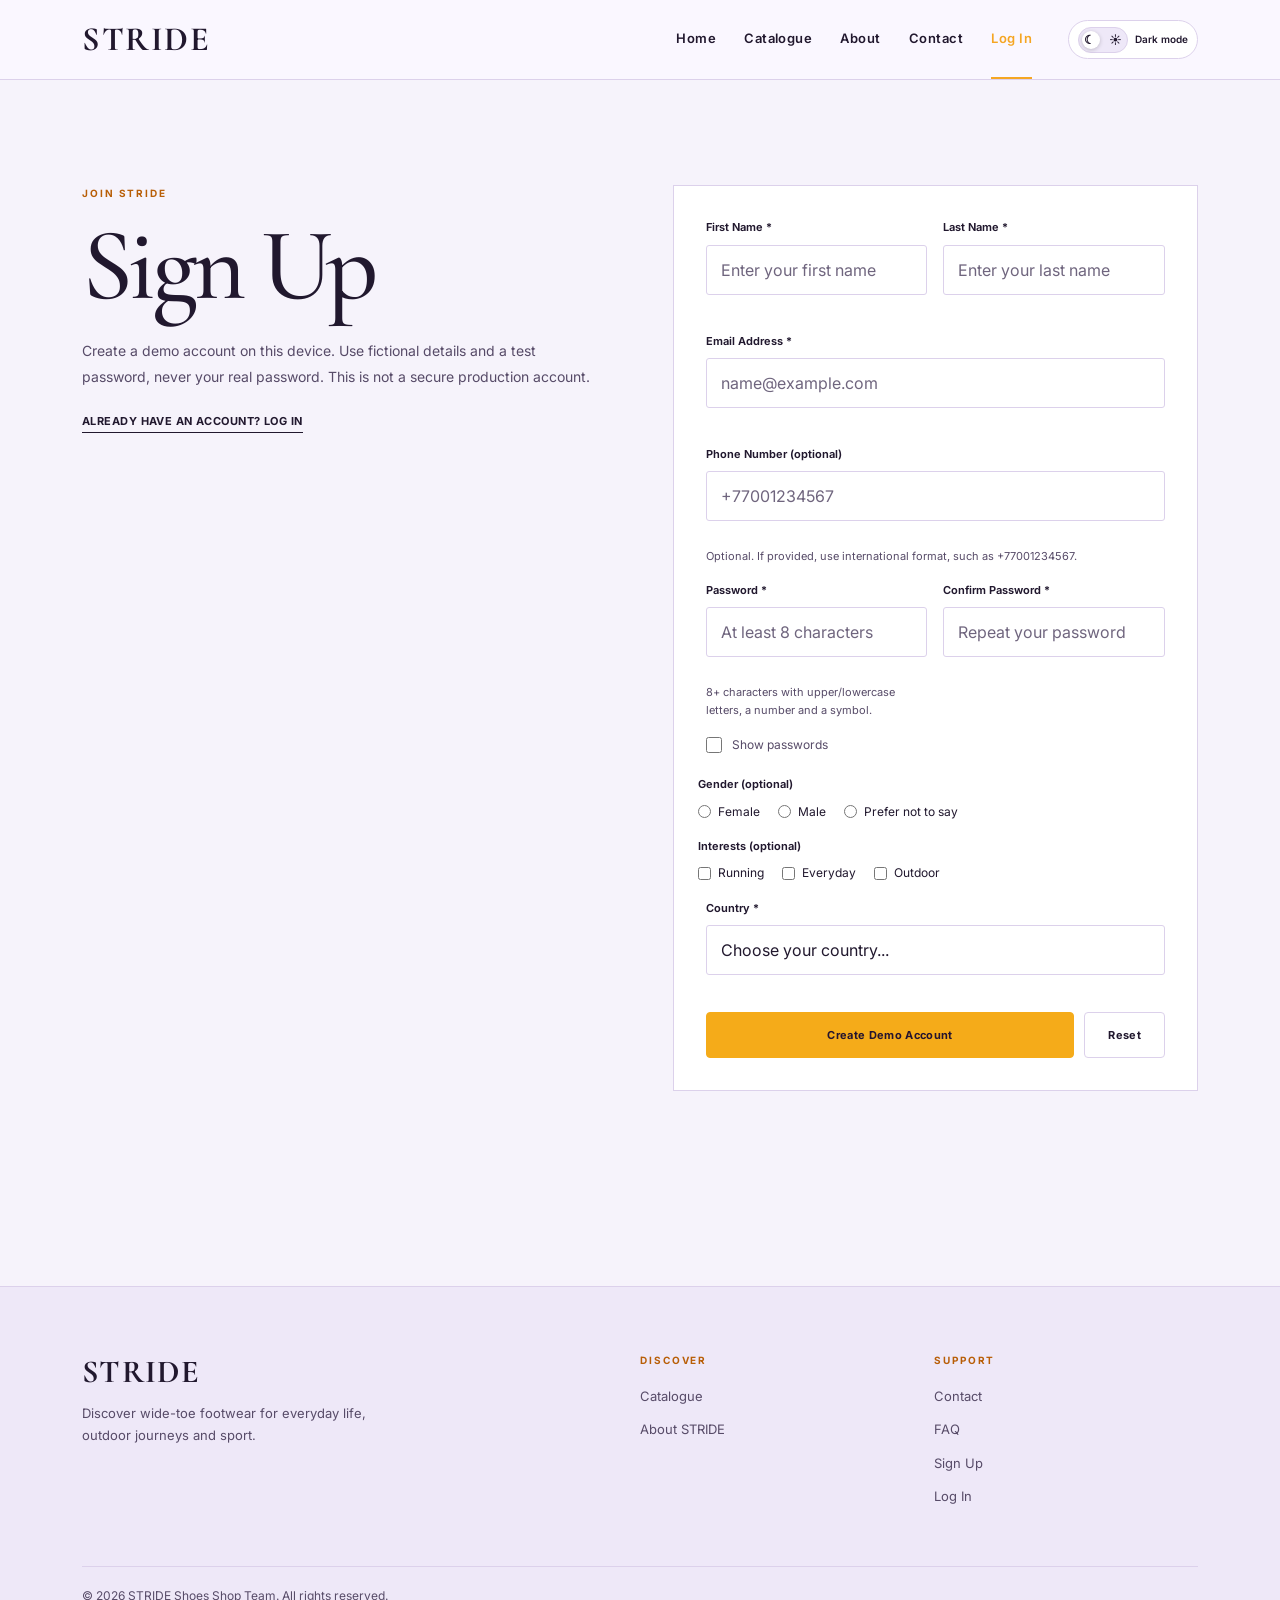
<file: registration.html>
<!DOCTYPE html>
<html data-theme="light" lang="en">
    <head>
        <meta charset="utf-8"/>
        <script src="js/theme-init.js"></script>
        <link href="images/favicon.png" rel="icon" type="image/png"/>
        <meta content="width=device-width, initial-scale=1" name="viewport"/>
        <meta content="STRIDE - wide-toe sport shoes, outdoor boots and everyday footwear." name="description"/>
        <title>Sign Up | STRIDE</title>
        <link href="https://fonts.googleapis.com" rel="preconnect"/>
        <link crossorigin="" href="https://fonts.gstatic.com" rel="preconnect"/>
        <link href="https://cdn.jsdelivr.net/npm/bootstrap@5.3.3/dist/css/bootstrap.min.css" rel="stylesheet"/>
        <link href="css/style.css" rel="stylesheet"/>
        <link href="css/responsive.css" rel="stylesheet"/>
        <script defer="" src="js/vendor/jquery.min.js"></script>
        <script defer="" src="js/site.js"></script>
        <script defer="" src="js/auth.js"></script>
    </head>
    <body>
        <a class="skip-link" href="#main">Skip to content</a>
        <header class="site-header">
            <div class="container nav-shell">
                <a aria-label="STRIDE - Home" class="brand" href="index.html">STRIDE</a>
                <nav aria-label="Main navigation" class="nav-links">
                    <a href="index.html">Home</a>
                    <a href="catalogue.html">Catalogue</a>
                    <a href="about.html">About</a>
                    <a href="contact.html">Contact</a>
                    <a class="account-link" data-auth-nav="1" href="login.html">Log In</a>
                </nav>
                <span aria-hidden="true" class="mobile-page-title">Sign Up</span>
                <div class="nav-actions">
                    <button aria-label="Switch to dark mode" aria-pressed="false" class="theme-toggle" id="theme-toggle" type="button">
                        <span aria-hidden="true" class="theme-icon"><span class="theme-moon">☾</span><span class="theme-sun">☀</span></span>
                        <span class="theme-label"><span class="theme-dark-text">Dark mode</span><span class="theme-light-text">Light mode</span></span>
                    </button>
                    <button aria-controls="mobile-menu" aria-expanded="false" aria-label="Open menu" class="nav-toggle" id="nav-toggle" type="button">
                        <span aria-hidden="true">☰</span>
                    </button>
                </div>
            </div>
            <nav aria-label="Mobile navigation" class="mobile-menu" id="mobile-menu">
                <a href="index.html">Home</a>
                <a href="catalogue.html">Catalogue</a>
                <a href="about.html">About</a>
                <a href="contact.html">Contact</a>
                <a class="account-link" data-auth-nav="1" href="login.html">Log In</a>
            </nav>
        </header>
        <main id="main">
            <section class="container section">
                <div class="two-col">
                    <div>
                        <div class="eyebrow">JOIN STRIDE</div>
                        <h1>Sign Up</h1>
                        <p class="demo-note">Create a demo account on this device. Use fictional details and a test password, never your real password. This is not a secure production account.</p>
                        <a class="text-link" href="login.html">Already have an account? Log In</a>
                    </div>
                    <form class="simple-panel" id="registration-form" novalidate="">
                        <div class="row g-3">
                            <div class="field col-md-6">
                                <label class="form-label" for="reg-first">First Name *</label>
                                <input autocomplete="given-name" class="form-control" id="reg-first" minlength="2" name="first" placeholder="Enter your first name" required="" type="text"/>
                                <span class="invalid-feedback field-error" id="reg-first-error"></span>
                            </div>
                            <div class="field col-md-6">
                                <label class="form-label" for="reg-last">Last Name *</label>
                                <input autocomplete="family-name" class="form-control" id="reg-last" minlength="2" name="last" placeholder="Enter your last name" required="" type="text"/>
                                <span class="invalid-feedback field-error" id="reg-last-error"></span>
                            </div>
                            <div class="field col-12">
                                <label class="form-label" for="reg-email">Email Address *</label>
                                <input autocomplete="email" class="form-control" id="reg-email" name="email" placeholder="name@example.com" required="" type="email"/>
                                <span class="invalid-feedback field-error" id="reg-email-error"></span>
                            </div>
                            <div class="field col-12">
                                <label class="form-label" for="reg-phone">Phone Number (optional)</label>
                                <input autocomplete="tel" class="form-control" id="reg-phone" inputmode="tel" name="phone" pattern="\+[1-9][0-9]{7,14}" placeholder="+77001234567" type="tel"/>
                                <span aria-live="polite" class="invalid-feedback field-error" id="reg-phone-error"></span>
                                <p class="field-hint">Optional. If provided, use international format, such as +77001234567.</p>
                            </div>
                            <div class="field col-md-6">
                                <label class="form-label" for="reg-password">Password *</label>
                                <input autocomplete="new-password" class="form-control" id="reg-password" minlength="8" name="password" placeholder="At least 8 characters" required="" type="password"/>
                                <span class="invalid-feedback field-error" id="reg-password-error"></span>
                                <p class="field-hint">8+ characters with upper/lowercase letters, a number and a symbol.</p></div>
                            <div class="field col-md-6">
                                <label class="form-label" for="reg-confirm">Confirm Password *</label>
                                <input autocomplete="new-password" class="form-control" id="reg-confirm" minlength="8" name="confirm" placeholder="Repeat your password" required="" type="password"/>
                                <span class="invalid-feedback field-error" id="reg-confirm-error"></span>
                            </div>
                            <div class="col-12"><label class="check-line"><input id="signup-show-password" type="checkbox"/> Show passwords</label></div>
                            <fieldset class="col-12 preferences">
                                <legend class="field-label">Gender (optional)</legend>
                                <div class="radio-row">
                                    <label>
                                        <input name="gender" type="radio" value="female"/>
                                        Female
                                    </label>
                                    <label>
                                        <input name="gender" type="radio" value="male"/>
                                        Male
                                    </label>
                                    <label>
                                        <input name="gender" type="radio" value="other"/>
                                        Prefer not to say
                                    </label>
                                </div>
                            </fieldset>
                            <fieldset class="col-12 preferences">
                                <legend class="field-label">Interests (optional)</legend>
                                <div class="radio-row">
                                    <label>
                                        <input name="interests" type="checkbox" value="Running"/>
                                        Running
                                    </label>
                                    <label>
                                        <input name="interests" type="checkbox" value="Everyday"/>
                                        Everyday
                                    </label>
                                    <label>
                                        <input name="interests" type="checkbox" value="Outdoor"/>
                                        Outdoor
                                    </label>
                                </div>
                            </fieldset>
                            <div class="field col-12">
                                <label class="form-label" for="reg-country">Country *</label>
                                <select class="form-select" id="reg-country" name="country" required="">
                                    <option value="">Choose your country...</option>
                                    <option value="Kazakhstan">Kazakhstan</option>
                                    <option value="Kyrgyzstan">Kyrgyzstan</option>
                                    <option value="Uzbekistan">Uzbekistan</option>
                                    <option value="Other">Other</option>
                                </select>
                                <span class="invalid-feedback field-error" id="reg-country-error"></span>
                            </div>
                            <div class="col-12">
                                <div class="form-actions">
                                    <button class="btn" type="submit">Create Demo Account</button>
                                    <button class="btn btn-outline" type="reset">Reset</button>
                                </div>
                                <div aria-live="polite" class="success-message" hidden="" id="registration-result" role="status"></div>
                            </div>
                        </div>
                    </form>
                </div>
            </section>
        </main>
        <footer class="footer">
            <div class="container">
                <div class="footer-grid">
                    <div>
                        <a class="footer-brand" href="index.html">STRIDE</a>
                        <p>Discover wide-toe footwear for everyday life, outdoor journeys and sport.</p>
                    </div>
                    <div>
                        <div class="eyebrow">Discover</div>
                        <ul>
                            <li>
                                <a href="catalogue.html">Catalogue</a>
                            </li>
                            <li>
                                <a href="about.html">About STRIDE</a>
                            </li>
                        </ul>
                    </div>
                    <div>
                        <div class="eyebrow">Support</div>
                        <ul>
                            <li>
                                <a href="contact.html">Contact</a>
                            </li>
                            <li>
                                <a href="contact.html#faq">FAQ</a>
                            </li>
                            <li>
                                <a href="registration.html">Sign Up</a>
                            </li>
                            <li><a href="login.html">Log In</a></li>
                        </ul>
                    </div>
                </div>
                <div class="footer-bottom">
                    <p>© 2026 STRIDE Shoes Shop Team. All rights reserved.</p>
                </div>
            </div>
        </footer>
        <div aria-live="polite" class="toast" id="toast" role="status"></div>
    </body>
</html>
</file>
<file: css/responsive.css>
/* Responsive layouts: desktop, tablet and phone. */
@media (prefers-reduced-motion:reduce) {
  html { scroll-behavior: auto; }
  *, *::before, *::after { animation-duration: .01ms !important; transition-duration: .01ms !important; }
}
@media (max-width:1100px) {
  .nav-shell { gap: 22px; }
  .nav-links { gap: 15px; }
  .product-grid { grid-template-columns: repeat(3,minmax(0,1fr)); }
  .hero { min-height: 560px; }
  .hero-copy h1 { font-size: clamp(72px,9vw,115px); }
}
@media (max-width:850px) {
  .about-hero { padding-block: 48px 20px; }
  .philosophy-grid { grid-template-columns: 1fr; gap: 10px; }
  .philosophy-card { padding: 18px; }
  .about-hero-grid { gap: 25px; grid-template-columns: minmax(0,1fr); }
  .about-hero-grid > * { min-width: 0; }
  .about-hero h1 { overflow-wrap: break-word; }
  .container { width: min(var(--max),calc(100% - 42px)); }
  .brand { font-size: 31px; }
  .nav-links { display: none; }
  .mobile-menu {
    display: none; position: absolute; top: 100%; left: 0; right: 0; background: var(--paper);
    padding: 10px 21px 18px; border-bottom: 1px solid var(--line); box-shadow: var(--shadow);
  }
  .mobile-menu.is-open { display: grid; }
  .mobile-menu a { padding: 13px 8px; border-bottom: 1px solid var(--line); font-size: 12px; }
  .mobile-menu a[aria-current="page"] { color: var(--accent); font-weight: 700; }
  .section { padding-block: 78px; }
  .catalogue-tools { grid-template-columns: 1fr; }
  .two-col { gap: 35px; }
  .footer-grid { grid-template-columns: 2fr 1fr 1fr; }
  .theme-toggle { min-width: 41px; order: 1; }
  .nav-toggle { display: inline-grid; place-items: center; order: 2; }
  .nav-shell { min-height: 66px; display: grid; grid-template-columns: minmax(0, 1fr) auto minmax(0, 1fr); gap: 8px; }
  .mobile-page-title { display: block; text-align: center; font-size: 12px; font-weight: 650; white-space: nowrap; }
  .nav-actions { display: flex; flex-direction: row; justify-self: end; gap: 6px; }
  .hero { min-height: 0; grid-template-columns: 1fr; }
  .hero-copy { padding: 55px 6% 12px; }
  .hero-copy h1 { max-width: 720px; font-size: clamp(50px, 8vw, 78px); }
  .hero-visual { min-height: 290px; padding: 0 8% 18px; }
  .hero-orbit { width: min(64%, 260px); }
  .hero-visual img { max-height: 330px; }
}
@media (max-width:630px) {
  .history-item { grid-template-columns: 68px 1fr; gap: 10px; }
  .history-year { font-size: 28px; }
  .brand-quote { font-size: 27px; }
  .about-image-frame { min-height: 0; width: 100%; }
  .variant-label { font-size: 10px; }
  .gallery-dots { gap: 5px; padding-bottom: 8px; }
  .gallery-dot { width: 25px; height: 25px; }
  .container { width: calc(100% - 34px); }
  .nav-shell { min-height: 61px; }
  .theme-toggle { min-width: 35px; width: 42px; height: 39px; padding: 0; justify-content: center; }
  .theme-label { display: none; }
  .section { padding-block: 60px; }
  .section-head { display: block; margin-bottom: 25px; }
  .section-head p { margin-top: 14px; }
  h2 { font-size: clamp(43px,9vw,60px); }
  .product-title { font-size: 12px; }
  .two-col { grid-template-columns: 1fr; gap: 25px; }
  .page-intro { padding: 54px 0 25px; }
  .page-intro h1 { font-size: clamp(60px,12vw,84px); }
  .selection-section { margin-top: 55px; }
  .selection-row { grid-template-columns: 100px minmax(0,1fr); gap: 12px; }
  .selection-row img { width: 100px; }
  .selection-right { grid-column: 2; justify-items: start; text-align: left; grid-template-columns: auto auto; align-items: center; gap: 8px; }
  .selection-right .qty-control { grid-column: 1; }
  .selection-right .remove-link { grid-column: 2; }
  .footer { margin-top: 65px; padding-top: 42px; }
  .footer-grid { grid-template-columns: 1fr 1fr; gap: 24px; }
  .footer-grid>div:first-child { grid-column: 1/-1; }
  .footer-bottom { display: grid; margin-top: 30px; }
  .detail-layout { grid-template-columns: 1fr; }
  .detail-copy h2 { font-size: 45px; }
  .brand { font-size: 27px; }
  .hero-copy { padding: 44px 20px 8px; }
  .hero-copy h1 { font-size: clamp(43px, 9.6vw, 65px); }
  .hero-visual { padding: 0 15px 25px; min-height: 225px; }
  .hero-orbit { width: min(62%, 210px); }
  .hero-visual img { max-height: 265px; }
  .stats-grid { padding: 19px 0 12px; gap: 8px; }
  .stat-number strong { font-size: 25px; }
  .stat-number span { font-size: 9px; }
  .product-grid { grid-template-columns: repeat(2,minmax(0,1fr)); gap: 20px 10px; }
  .product-info { padding: 8px 9px 11px; }
  .barefoot-story { grid-template-columns: 1fr; }
  .contact-primary { padding-top: 42px; }
  .contact-primary h1 { font-size: 60px; }
  .product-topline { display: flex; flex-wrap: wrap; align-items: center; gap: 4px; }
  .product-info .discount-label { font-size: 8px; padding: 1px 4px; }
  .product-prices {
    flex-wrap: wrap; flex-direction: column; align-items: flex-end;
    justify-content: flex-start; gap: 0; margin: 7px 0 12px;
  }
  .product-old-price { margin: 0; font-size: 10px; }
  .product-price { display: block; margin-top: 3px; font-size: 14px; }
  .product-actions { display: flex; gap: 5px; }
  .product-actions .btn { min-height: 33px; width: auto; min-width: 0; font-size: 10px; padding: 7px 3px; }
  .summary-line { display: grid; align-items: flex-start; gap: 10px; }
  #total-price { font-size: 20px; }
  .mobile-page-title { font-size: 12px; }
}
@media (max-width:380px) {
  .container { width: calc(100% - 26px); }
  .nav-shell { min-height: 59px; }
  .btn { padding-inline: 14px; }
  .brand { font-size: 24px; }
  .nav-actions { gap: 4px; }
  .theme-toggle, .nav-toggle { width: 35px; height: 35px; }
  .hero-copy h1 { font-size: 41px; }
  .mobile-page-title { font-size: 11px; }
}
/* Final prototype: keep the sun/moon switch usable on narrow screens. */
@media (max-width:630px) {
  .site-header .theme-toggle { min-width: 57px; width: 57px; height: 39px; padding: 5px; }
}
@media (max-width:380px) {
  .site-header .theme-toggle { min-width: 48px; width: 48px; height: 35px; padding: 4px; }
  .site-header .theme-icon { width: 38px; }
  html[data-theme="dark"] .site-header .theme-icon::before { transform: translateX(12px); }
}
</file>
<file: css/style.css>
/* STRIDE: colours, layout, cards and forms (HTML + CSS + jQuery). */
@import url("https://fonts.googleapis.com/css2?family=Cormorant+Garamond:wght@400;500;600;700&family=Inter:wght@400;500;600;700&display=swap");
@keyframes shoe-enter {
  from { opacity: 0; transform: translateY(14px); }
  to { opacity: 1; transform: none; }
}
:root {
  color-scheme: light; --bg: #f5f2fa; --paper: #ffffff; --soft: #eee8f8; --image-bg: #ede6f7;
  --ink: #21182e; --muted: #574b68; --line: #dcd1eb; --accent: #7444b7; --focus: #6a35c7;
  --button-text: #ffffff; --success-bg: #e9f0e9; --error: #a33434; --header-bg: rgba(250,247,255,.96);
  --shadow: 0 17px 60px rgba(57,31,103,.09); --orange: #f5ab19; --orange-hover: #ffc14b; --max: 1240px;
  --purple-gradient: linear-gradient(125deg, #0d001a 0%, #1e0042 45%, #6332a6 100%);
}
html[data-theme="dark"] {
  color-scheme: dark; --bg: #120b21; --paper: #231733; --soft: #291c3d; --image-bg: #302044;
  --ink: #f6efff; --muted: #c0b1d6; --line: #48355e; --accent: #bc92ff; --focus: #d5bbff;
  --button-text: #1d2420; --success-bg: #263a2d; --error: #ffb1a9; --header-bg: rgba(18,11,33,.96);
  --shadow: 0 17px 60px rgba(0,0,0,.28); --orange: #f5ab19; --orange-hover: #ffc14b;
}
* { box-sizing: border-box; }
html { scroll-behavior: smooth; }
body {
  margin: 0; background: var(--bg); color: var(--ink); font: 400 14px/1.65 "Inter",Arial,sans-serif;
  -webkit-font-smoothing: antialiased; transition: background-color .2s,color .2s;
}
body.menu-open { overflow: hidden; }
img { display: block; max-width: 100%; }
button, input, textarea, select { font: inherit; }
button { cursor: pointer; }
a { color: inherit; text-decoration: none; }
a:hover { color: var(--accent); }
:focus-visible { outline: 3px solid var(--focus); outline-offset: 3px; }
[hidden] { display: none !important; }
.container { width: min(var(--max),calc(100% - 72px)); margin-inline: auto; }
.skip-link { position: fixed; left: 16px; top: -80px; background: var(--paper); padding: 10px; z-index: 200; }
.skip-link:focus { top: 12px; }
h1, h2, .display { font-family: "Cormorant Garamond",Georgia,serif; font-weight: 500; line-height: 1; letter-spacing: -.045em; }
h1 { font-size: clamp(66px,8vw,120px); margin: 12px 0 22px; }
h2 { font-size: clamp(46px,5vw,76px); margin: 9px 0 20px; }
h3 { line-height: 1.3; }
p { margin: 0 0 18px; }
.muted { color: var(--muted); }
.small { font-size: 12px; }
.note { font-size: 11px; color: var(--muted); line-height: 1.75; }
.eyebrow { font-size: 10px; letter-spacing: .19em; text-transform: uppercase; font-weight: 700; color: var(--accent); }
.site-header { position: sticky; top: 0; z-index: 70; border-bottom: 1px solid var(--line); background: var(--header-bg); backdrop-filter: blur(16px); }
.nav-shell { min-height: 76px; display: grid; grid-template-columns: auto minmax(0,1fr) auto; align-items: center; gap: 36px; }
.brand {
  font-family: "Cormorant Garamond",Georgia,serif; font-size: 34px; font-weight: 700;
  letter-spacing: .045em; line-height: 1; white-space: nowrap;
}
.nav-links { display: flex; justify-content: flex-end; align-items: center; gap: clamp(12px,2.2vw,31px); }
.nav-links a { padding: 28px 0; border-bottom: 2px solid transparent; }
.nav-links a:hover, .nav-links a[aria-current="page"] { border-color: var(--accent); }
.nav-actions { display: flex; align-items: center; gap: 10px; justify-self: end; }
.nav-toggle {
  display: none; border: 1px solid var(--line); background: var(--paper); color: var(--ink); height: 39px;
  width: 42px; font-size: 19px; border-radius: 4px;
}
.mobile-menu { display: none; }
.btn {
  display: inline-flex; align-items: center; justify-content: center; gap: 12px; min-height: 46px;
  padding: 12px 23px; border: 1px solid var(--ink); border-radius: 4px; background: var(--ink);
  color: var(--button-text); font-size: 11px; font-weight: 700; letter-spacing: .03em;
  transition: background .22s,border-color .22s,color .22s;
}
.btn:hover { background: var(--accent); border-color: var(--accent); color: var(--bg); }
.btn-outline { background: transparent; color: var(--ink); border-color: var(--line); }
.btn-outline:hover { background: var(--ink); border-color: var(--ink); color: var(--button-text); }
.btn-small { min-height: 37px; padding: 8px 12px; font-size: 10px; }
.btn-full { width: 100%; }
.btn:disabled { opacity: .62; cursor: default; transform: none; }
.text-link {
  border-bottom: 1px solid currentColor; padding-bottom: 4px; font-size: 11px; font-weight: 700;
  letter-spacing: .04em; text-transform: uppercase;
}
.section { padding-block: 105px; }
.section-head { display: flex; justify-content: space-between; align-items: end; gap: 28px; margin-bottom: 38px; }
.section-head h2 { margin-bottom: 0; }
.section-head p { max-width: 375px; }
.hero-copy em { font-weight: 400; }
.hero .btn { background: #f5efff; color: #29113d; border-color: #f5efff; }
.hero .btn:hover { background: #dac1ff; border-color: #dac1ff; color: #29113d; }
.hero-actions { display: flex; gap: 12px; flex-wrap: wrap; margin: 15px 0; }
.page-intro { padding: 80px 0 35px; }
.page-intro p { max-width: 670px; }
.field label, .field-label { display: block; font-size: 11px; font-weight: 650; margin: 0 0 8px; }
.field input, .field textarea, .field select, .search-input {
  width: 100%; min-height: 45px; padding: 12px 14px; background: var(--paper);
  border: 1px solid var(--line); border-radius: 3px; color: var(--ink);
}
.field textarea { min-height: 135px; resize: vertical; }
.field input:focus, .field textarea:focus, .field select:focus { border-color: var(--focus); }
.field input::placeholder, .field textarea::placeholder { color: var(--muted); opacity: .85; }
.chips { display: flex; gap: 7px; flex-wrap: wrap; }
.chip {
  min-height: 42px; padding: 9px 14px; border: 1px solid var(--line); background: var(--paper);
  color: var(--ink); font-size: 11px; font-weight: 650; border-radius: 4px;
  transition: background .2s,color .2s;
}
.chip:hover, .chip.is-active { background: var(--ink); border-color: var(--ink); color: var(--button-text); }
.empty-state { padding: 55px 24px; text-align: center; border: 1px dashed var(--line); background: var(--soft); }
.empty-state h3 { font: 500 38px/1.1 "Cormorant Garamond",serif; margin: 0 0 12px; }
.selection-count {
  display: inline-grid; place-items: center; vertical-align: middle; margin-left: 15px; min-width: 31px;
  height: 31px; background: var(--soft); border: 1px solid var(--line); border-radius: 50%;
  font: 600 13px "Inter",sans-serif; letter-spacing: 0;
}
.selection-list { display: grid; gap: 13px; }
.selection-row {
  display: grid; grid-template-columns: 150px minmax(0,1fr) auto; gap: 25px; align-items: center;
  border: 1px solid var(--line); background: var(--paper); padding: 14px;
}
.selection-row img { width: 150px; aspect-ratio: 3/2; object-fit: contain; }
.selection-row h3 { font-size: 14px; margin: 0 0 5px; }
.selection-row p { margin: 0 0 4px; }
.selection-right { text-align: right; display: grid; justify-items: end; gap: 8px; }
.qty-control { display: flex; align-items: center; border: 1px solid var(--line); border-radius: 4px; }
.qty-control button { height: 36px; width: 36px; border: 0; background: var(--paper); color: var(--ink); font-size: 19px; }
.qty-control button:hover { background: var(--soft); }
.qty-control output { min-width: 38px; font-size: 12px; text-align: center; }
.remove-link { background: none; border: 0; padding: 3px 0; color: var(--muted); text-decoration: underline; font-size: 11px; }
.remove-link:hover { color: var(--ink); }
.two-col { display: grid; grid-template-columns: 1fr 1fr; gap: 65px; }
.prose, .demo-note { font-size: 14px; line-height: 1.85; color: var(--muted); }
.prose p { margin-bottom: 22px; }
.simple-panel { background: var(--paper); padding: 32px; border: 1px solid var(--line); }
.field-error { display: block; min-height: 17px; font-size: 11px; color: var(--error); margin-top: 4px; }
.field input.is-invalid, .field textarea.is-invalid, .field select.is-invalid { border-color: var(--error); }
.success-message { margin-top: 16px; padding: 14px; background: var(--success-bg); border: 1px solid var(--line); font-size: 12px; }
.stack { display: grid; gap: 17px; }
.radio-row { display: flex; gap: 18px; flex-wrap: wrap; }
.radio-row label { font-size: 12px; display: flex; align-items: center; gap: 7px; }
.faq-item { border-top: 1px solid var(--line); }
.faq-item:last-child { border-bottom: 1px solid var(--line); }
.faq-question {
  display: flex; justify-content: space-between; align-items: center; width: 100%; padding: 21px 2px;
  text-align: left; background: none; border: 0; font-size: 13px; font-weight: 650; color: var(--ink);
}
.faq-symbol { font-size: 20px; }
.faq-answer { display: none; padding: 0 40px 24px 2px; color: var(--muted); font-size: 12px; max-width: 700px; }
.footer { margin-top: 90px; padding: 65px 0 25px; background: var(--soft); border-top: 1px solid var(--line); }
.footer-grid { display: grid; grid-template-columns: 2fr 1fr 1fr; gap: 30px; }
.footer-brand { font: 700 32px "Cormorant Garamond",serif; letter-spacing: .04em; }
.footer-grid p { max-width: 320px; margin: 12px 0; }
.footer ul { list-style: none; margin: 15px 0 0; padding: 0; }
.footer li { margin-bottom: 10px; }
.toast {
  display: none; position: fixed; bottom: 24px; right: 24px; z-index: 100; max-width: 320px;
  padding: 14px 18px; background: var(--ink); color: var(--button-text); border-radius: 4px;
  box-shadow: var(--shadow); font-size: 12px;
}
.detail-dialog {
  width: min(820px,calc(100% - 30px)); max-height: 90vh; overflow: auto; padding: 30px;
  border: 1px solid var(--line); border-radius: 6px; background: var(--paper); color: var(--ink);
  box-shadow: var(--shadow);
}
.detail-dialog::backdrop { background: rgba(0,0,0,.62); }
.close-btn { position: absolute; right: 18px; top: 12px; background: none; border: 0; color: var(--ink); font-size: 27px; }
.detail-layout { display: grid; grid-template-columns: 1.1fr 1fr; gap: 30px; align-items: center; padding-top: 20px; }
.detail-photo { background: var(--image-bg); aspect-ratio: 3/2; display: grid; place-items: center; }
.detail-photo img { width: 100%; height: 100%; object-fit: contain; }
.detail-copy h2 { font-size: 58px; }
.details-list { list-style: none; padding: 0; margin: 20px 0; font-size: 12px; color: var(--muted); }
.details-list li { padding: 8px 0; border-bottom: 1px solid var(--line); }
.details-list strong { color: var(--ink); }
.theme-toggle:active, .chip:active, .btn:active { transform: scale(.98); }
.field .form-control, .field .form-select {
  background: var(--paper); color: var(--ink); border: 1px solid var(--line); padding: 12px 14px;
  min-height: 45px;
}
.field .form-control:focus, .field .form-select:focus {
  background: var(--paper); color: var(--ink); border-color: var(--focus);
  box-shadow: 0 0 0 3px rgba(138,86,210,.16);
}
.field .form-label { color: var(--ink); }
.field .form-control::placeholder { color: var(--muted); }
.field .form-control.is-invalid, .field .form-select.is-invalid { border-color: var(--error); }
.field-error.invalid-feedback { display: block; min-height: 17px; margin-top: 4px; color: var(--error); }
.form-actions { display: flex; gap: 10px; }
.form-actions .btn:first-child { flex: 1; }
.preferences { border: 0; padding: 0; }
.btn:not(.btn-outline) { background: var(--orange); border-color: var(--orange); color: #24142f; }
.btn:not(.btn-outline):hover { background: var(--orange-hover); border-color: var(--orange-hover); color: #24142f; }
.field-hint { font-size: 11px; color: var(--muted); margin: 5px 0 0; }
html[data-theme="light"] body { background: #f6f3fb; }
html[data-theme="dark"] body { background: linear-gradient(145deg, #0d001a 0%, #1e0042 57%, #321157 100%) fixed; }
.theme-icon { font-size: 23px; line-height: 1; width: 20px; height: 20px; display: grid; place-items: center; }

/* The label follows the saved theme immediately, before jQuery runs. */
.theme-light-text { display: none; }
html[data-theme="dark"] .theme-light-text { display: inline; }
html[data-theme="dark"] .theme-dark-text { display: none; }
.theme-sun { display: none; }
html[data-theme="dark"] .theme-sun { display: block; }
html[data-theme="dark"] .theme-moon { display: none; }
.mobile-page-title { display: none; }
.btn, .theme-toggle, .chip { box-sizing: border-box; }
.btn:hover, .theme-toggle:hover, .chip:hover { box-shadow: 0 5px 18px rgba(57, 23, 88, .14); }
.hero {
  display: grid; overflow: hidden; min-height: 565px;
  background: radial-gradient(circle at 80% 44%, #fffdfb 0, #ece2fa 48%, #e6dbf4 100%); color: #21152f;
  grid-template-columns: 47% 53%;
}
.hero-copy {
  position: relative; z-index: 2; display: flex; flex-direction: column; justify-content: center;
  align-items: flex-start; padding: 82px 2vw 74px max(36px,calc((100vw - var(--max))/2));
  padding-block: 65px;
}
.hero-copy h1 { margin: 12px 0 27px; max-width: 700px; font-size: clamp(52px, 5.4vw, 92px); line-height: 1.04; }
.hero-copy p { color: #493758; max-width: 420px; }
.hero .eyebrow { color: #6b349c; }
.hero .btn-outline { background: transparent; color: #271939; border-color: #9681aa; }
.hero .btn-outline:hover { background: #fff; border-color: #7751a2; color: #241938; }
.hero .btn:not(.btn-outline) { background: var(--orange); border-color: var(--orange); color: #21152f; }
.hero-visual {
  position: relative; display: flex; align-items: center; justify-content: center; isolation: isolate;
  min-height: 510px; padding: 42px 5vw 42px 0;
}
.hero-glow {
  position: absolute; width: 65%; height: 65%; border-radius: 50%;
  background: radial-gradient(circle, rgba(255,170,62,.33), transparent 70%); filter: blur(12px);
}
.hero-visual img {
  position: relative; width: 100%; max-width: 850px; object-fit: contain;
  animation: shoe-enter .7s ease both; z-index: 2; max-height: 460px; transform: rotate(-4deg) scale(1.07);
  filter: drop-shadow(0 28px 22px rgba(37,18,54,.24));
}
.hero-orbit {
  position: absolute; top: 50%; left: 50%; width: min(64%, 640px);
  aspect-ratio: 1 / 1; height: auto; border: 1px solid rgba(107,69,161,.35);
  border-radius: 50%; transform: translate(-50%, -50%);
}
html[data-theme="dark"] .hero { background: linear-gradient(125deg, #0d001a 0%, #1e0042 45%, #6332a6 100%); color: #fff; }
html[data-theme="dark"] .hero-copy p { color: #e5d9f4; }
html[data-theme="dark"] .hero .eyebrow { color: #e4d4ff; }
html[data-theme="dark"] .hero .btn-outline { color: #fff; border-color: rgba(255,255,255,.6); }
html[data-theme="dark"] .hero .btn-outline:hover { background: rgba(255,255,255,.12); color: #fff; }
html[data-theme="dark"] .hero-orbit { border-color: rgba(255,255,255,.35); }
html[data-theme="dark"] .hero-glow { background: radial-gradient(circle, rgba(176,110,232,.26), transparent 70%); }
.store-stats { border-block: 1px solid var(--line); background: var(--paper); }
.stats-grid { display: grid; grid-template-columns: repeat(3, 1fr); gap: 18px; padding: 27px 0 17px; }
.stat-number { display: grid; gap: 3px; justify-items: center; text-align: center; }
.stat-number strong { color: #ea9900; font-size: 30px; font-weight: 750; line-height: 1.15; }
.stat-number span { color: var(--muted); font-size: 12px; }
.bestsellers { padding-block: 65px; }
.product-badge {
  position: absolute; background: var(--paper); border: 1px solid var(--line); color: var(--ink);
  font-size: 9px; font-weight: 700; letter-spacing: .1em; text-transform: uppercase; top: 8px; left: 8px;
  padding: 3px 6px;
}
.catalogue-section { padding-bottom: 20px; padding-top: 0; }
.catalogue-tools {
  display: grid; grid-template-columns: minmax(220px,.9fr) minmax(300px,1.6fr); gap: 30px;
  align-items: center; margin-bottom: 22px; border-top: 0;
}
.catalogue-status {
  display: flex; justify-content: space-between; align-items: center; gap: 18px; padding: 15px 0 24px;
  font-size: 11px; color: var(--muted);
}
.barefoot-story { display: grid; grid-template-columns: 1fr 1fr; gap: 6%; align-items: center; }
.story-image { border: 1px solid var(--line); padding: 24px; }
.story-image img { width: 100%; max-height: 360px; object-fit: contain; }
.story-text p { max-width: 430px; color: var(--muted); }
.contact-primary { padding-top: 70px; }
.contact-primary h1 { margin-bottom: 0; font-size: clamp(60px, 7vw, 98px); }
.contact-two { margin-top: 18px; }
.contact-copy h2 { font-size: 47px; }
.page-intro h1 { margin: 11px 0 16px; font-size: clamp(61px, 6vw, 92px); }
.selection-section { border-top: 1px solid var(--line); margin-top: 40px; }
.welcome-section { border-top: 1px solid var(--line); }
:root, html[data-theme="dark"] { --image-bg: #e9e8e6; }
.product-grid { display: grid; grid-template-columns: repeat(4,minmax(0,1fr)); gap: 18px 14px; }
.product-card {
  display: flex; flex-direction: column; overflow: hidden; border: 1px solid var(--line);
  background: var(--paper); border-radius: 8px; min-width: 0;
}
.product-photo img { transition: transform .4s; }
.product-info { flex: 1; display: flex; flex-direction: column; padding: 12px 13px 13px; }
.discount-label {
  align-self: flex-start; display: inline-block; padding: 1px 5px;
  color: #9b4e00; background: #fff0d5; border-radius: 3px; font-size: 10px; font-weight: 700;
}
.product-card:hover { border-color: var(--accent); }
.product-card:hover .product-photo img { transform: scale(1.025); }
.product-info .product-old-price { text-decoration: line-through; }
.theme-toggle {
  border: 1px solid var(--line); background: var(--paper); color: var(--ink); border-radius: 99px;
  display: inline-flex; align-items: center; gap: 9px; min-height: 39px; padding: 8px 13px;
  font-size: 11px; font-weight: 600; white-space: nowrap; transition: background .2s,transform .2s;
  min-width: 114px; justify-content: center;
}
.theme-toggle:hover { background: var(--soft); transform: none; }
.about-hero { padding-block: 72px 50px; }
.about-hero-grid { display: grid; grid-template-columns: 1.1fr .9fr; gap: 55px; align-items: center; }
.about-hero h1 { font-size: clamp(60px,7vw,112px); }
.about-hero h1 em { font-weight: 400; }
.about-hero .prose { max-width: 565px; }
.about-image-frame {
  border: 1px solid var(--line); border-radius: 12px; display: grid;
  place-items: center; min-height: 280px; aspect-ratio: 3/2;
}
.about-image-frame img { width: 100%; object-fit: contain; }
.brand-quote {
  margin: 25px 0; padding-left: 20px; border-left: 3px solid var(--orange);
  font: 500 clamp(22px,2vw,34px)/1.3 "Cormorant Garamond", Georgia,serif;
}
.philosophy-section { padding-top: 55px; }
.philosophy-section > .prose { max-width: 770px; }
.philosophy-grid { display: grid; grid-template-columns: repeat(3,minmax(0,1fr)); gap: 16px; margin-top: 30px; }
.philosophy-card { padding: 24px; border: 1px solid var(--line); border-radius: 8px; background: var(--paper); }
.philosophy-number { color: #e98906; font: 700 26px "Cormorant Garamond",Georgia,serif; }
.philosophy-card h3 { margin: 13px 0 8px; font-size: 17px; }
.philosophy-card p { margin: 0; color: var(--muted); font-size: 12px; }
.fitting-note { max-width: 760px; margin: 22px 0 0; color: var(--muted); font-size: 12px; }
.history-section { border-top: 1px solid var(--line); }
.history-list { margin-top: 28px; display: grid; }
.history-item { display: grid; grid-template-columns: 110px 1fr; gap: 20px; border-top: 1px solid var(--line); padding: 20px 6px; }
.history-year { font: 600 36px/1 "Cormorant Garamond",serif; color: var(--accent); }
.history-item h3 { margin: 0 0 7px; font-size: 15px; }
.history-item p { margin: 0; font-size: 13px; color: var(--muted); }
.about-team-section { border-top: 1px solid var(--line); padding-top: 45px; }
.about-team-section .prose { max-width: 730px; }
.nav-links a, .mobile-menu a { font-weight: 600; letter-spacing: .035em; white-space: nowrap; font-size: 13px; }
.nav-links a[aria-current="page"], .mobile-menu a[aria-current="page"] { color: #f5a623; border-color: #f5a623; }
.eyebrow, .hero .eyebrow, html[data-theme="dark"] .hero .eyebrow { color: #b85e07; }
html[data-theme="dark"] .eyebrow, html[data-theme="dark"] .hero .eyebrow { color: #ffbd5b; }
.footer-grid p, .footer-grid a:not(.footer-brand) { color: var(--muted); font-size: 13px; }
.footer-bottom {
  display: flex; justify-content: space-between; gap: 18px; margin-top: 48px; padding-top: 19px;
  border-top: 1px solid var(--line); color: var(--muted); font-size: 12px;
}
.product-topline { display: flex; align-items: center; justify-content: flex-start; gap: 7px; flex-wrap: wrap; }
.product-info .discount-label { margin: 0; font-size: 9px; flex-shrink: 0; }
.product-prices { display: flex; align-items: baseline; justify-content: space-between; gap: 10px; width: 100%; margin: 8px 0 13px; }
.product-old-price { white-space: nowrap; font-size: 11px; margin: 0; color: var(--muted); }
.product-price { white-space: nowrap; color: var(--ink); font-size: 15px; margin: 0; font-weight: 700; }
.product-actions { display: flex; gap: 7px; margin-top: auto; }
.product-actions .btn { min-height: 34px; padding: 7px 8px; min-width: 0; flex: 1; font-size: 11px; }
.summary-line {
  display: flex; justify-content: space-between; gap: 15px; margin-top: 24px; padding: 22px 0;
  border-top: 1px solid var(--line); font-size: 14px; align-items: center;
}
#total-price { font-size: 21px; font-weight: 700; margin-left: 5px; }
.foot-shape-diagram { display: block; padding: 13px; min-height: 0; aspect-ratio: auto; }
.foot-shape-diagram img { width: 100%; height: auto; border-radius: 8px; }
.diagram-caption { color: var(--muted); font-size: 12px; margin: 9px 4px 2px; text-align: center; }
.contact-primary .contact-two { margin-top: 0; align-items: start; }
.contact-primary .contact-copy .muted { max-width: 300px; margin-top: 16px; }
.variant-label { font-size: 11px; color: var(--muted); line-height: 1.2; padding-bottom: 2px; }
.product-meta { margin: 5px 0 0; font-size: 11px; color: var(--muted); }
.product-title { font-weight: 700; line-height: 1.4; margin: 0; font-size: 14px; }
.story-image img,
.about-image-frame img,
.foot-shape-diagram img { width: 100%; height: auto; object-fit: contain; }
.product-photo {
  border: 0; border-bottom: 1px solid var(--line); border-radius: 0; position: relative;
  background: transparent;
}
.product-gallery {
  display: flex; width: 100%;
  overflow-x: auto; overflow-y: hidden; scroll-snap-type: x mandatory; scrollbar-width: none;
}
.product-gallery::-webkit-scrollbar { display: none; }
.product-slide {
  display: grid; justify-items: center; gap: 4px;
  flex: 0 0 100%; margin: 0; scroll-snap-align: start;
}
.product-slide img { display: block; width: 100%; height: auto; aspect-ratio: 3/2; object-fit: contain; padding: 7px; }
.product-slide .variant-label { display: block; text-align: center; font-size: 11px; padding-bottom: 3px; }
.gallery-dots { display: flex; justify-content: center; align-items: center; min-height: 28px; padding: 1px 0 9px; gap: 2px; }
.gallery-dot {
  border-radius: 50%; padding: 0; cursor: pointer; width: 27px; height: 24px; display: grid;
  place-items: center; border: 0; background: transparent;
}
.gallery-dot::after {
  content: ""; display: block; width: 8px; height: 8px; border-radius: 50%; background: #978caa;
  transition: background .15s, width .15s;
}
.gallery-dot.is-active::after { width: 11px; height: 11px; background: #e98906; }
html[data-theme="dark"] .gallery-dot::after { background: #a897c0; }
html[data-theme="dark"] .gallery-dot.is-active::after { background: #ffb346; }
.gallery-dot:hover::after { outline: 1px solid var(--accent); outline-offset: 2px; }

.footer-bottom p { margin: 0; }

/* Final prototype: account pages use the established STRIDE palette and form components. */
.auth-section { min-height: 60vh; }
.auth-layout { align-items: start; }
.auth-copy { max-width: 620px; }
.auth-copy h1 { overflow-wrap: anywhere; }
.auth-copy .btn { margin-top: 12px; }
.auth-feedback { line-height: 1.6; }
.check-line { display: inline-flex; align-items: center; gap: 10px; color: var(--muted); font-size: 12px; cursor: pointer; }
.check-line input { width: 16px; height: 16px; accent-color: var(--accent); }
.country-loader { border: 0; cursor: pointer; margin-top: 8px; padding: 0; background: transparent; color: var(--accent); }
.country-loader:hover { color: var(--ink); }
.profile-card { display: grid; gap: 20px; }
.profile-top { display: flex; gap: 17px; align-items: center; }
.profile-avatar { width: 64px; height: 64px; flex: none; display: grid; place-items: center; border-radius: 50%; background: var(--soft); border: 1px solid var(--line); color: var(--accent); font: 600 38px "Cormorant Garamond",serif; }
.profile-top h2 { font-size: clamp(31px,3.5vw,43px); margin: 5px 0 0; overflow-wrap: anywhere; }
.profile-details { display: grid; margin: 0; }
.profile-details > div { padding: 14px 0; border-top: 1px solid var(--line); }
.profile-details dt { color: var(--muted); font-size: 10px; letter-spacing: .12em; font-weight: 700; }
.profile-details dd { margin: 5px 0 0; font-size: 13px; overflow-wrap: anywhere; }
.profile-actions { display: flex; gap: 10px; flex-wrap: wrap; }
.profile-actions .btn { flex: 1; min-width: 130px; }
@media(max-width:850px) { .auth-section { min-height: initial; } }
@media(max-width:630px) { .profile-card { padding: 20px; } .auth-layout { gap: 32px; } .auth-copy h1 { font-size: clamp(58px,14vw,88px); } }


/* FINAL PROTOTYPE V2 — small visual changes; original purple/orange theme remains. */
/* The button is still aria-pressed, but looks like a sun/moon switch. */
.theme-toggle { min-width: 104px; padding: 6px 9px; gap: 7px; height: 39px; }
.theme-icon {
  display: flex; align-items: center; justify-content: space-between;
  width: 50px; height: 26px; padding: 0 5px; flex: none;
  border: 1px solid var(--line); border-radius: 30px;
  background: var(--soft); position: relative; font-size: 14px;
}
.theme-icon::before {
  content: ''; position: absolute; z-index: 1; top: 3px; left: 3px;
  width: 18px; height: 18px; border-radius: 50%;
  background: var(--paper); box-shadow: 0 1px 4px rgba(0,0,0,.2);
  transition: transform .2s ease;
}
.theme-icon .theme-moon, .theme-icon .theme-sun { display: inline; position: relative; z-index: 2; font-size: 12px; line-height: 1; }
html[data-theme="dark"] .theme-icon::before { transform: translateX(24px); }
html[data-theme="dark"] .theme-icon { background: #4b3471; }
.theme-label { font-size: 10px; }

/* Product image area and text area have distinct backgrounds. */
.product-card { transition: border-color .2s, box-shadow .2s; cursor: pointer; }
.product-card:hover, .product-card:focus-visible { box-shadow: 0 10px 28px rgba(65,33,95,.14); }
.product-photo { background: var(--image-bg); }
.product-info { background: var(--paper); border-top: 1px solid var(--line); }
.product-card:focus-visible { outline: 3px solid var(--focus); outline-offset: 3px; }
.product-gallery { cursor: grab; }
.product-gallery:active { cursor: grabbing; }
.catalogue-heading { font-size: clamp(30px,3vw,43px); margin: 17px 0 23px; }

/* Modal: arrows + a clear colour button for every real product variant. */
.detail-media { min-width: 0; }
.detail-photo { position: relative; overflow: hidden; aspect-ratio: 3 / 2; }
.detail-photo img { transition: opacity .18s; }
.detail-arrow {
  position: absolute; z-index: 2; top: 50%; transform: translateY(-50%);
  display: grid; place-items: center; width: 33px; height: 42px;
  border: 1px solid var(--line); border-radius: 5px;
  background: var(--paper); color: var(--ink); font-size: 27px;
}
.detail-arrow:hover { color: var(--accent); background: var(--soft); }
.detail-prev { left: 6px; }
.detail-next { right: 6px; }
.detail-variants { display: flex; flex-wrap: wrap; gap: 8px; margin-top: 13px; }
.detail-variant {
  padding: 7px 11px; min-height: 35px; font-size: 11px;
  border: 1px solid var(--line); border-radius: 4px;
  background: var(--paper); color: var(--ink);
}
.detail-variant:hover, .detail-variant[aria-pressed="true"] {
  border-color: var(--accent); background: var(--soft); color: var(--ink);
}
.detail-variant[aria-pressed="true"] { box-shadow: inset 0 -2px 0 var(--accent); }

/* Optional API on Home — no external images or new colour palette. */
.weather-section { padding: 48px 0 4px; }
.weather-card {
  display: grid; grid-template-columns: 1.2fr 1fr; gap: 28px; align-items: center;
  background: var(--paper); border: 1px solid var(--line); border-radius: 8px;
  padding: clamp(22px,3vw,40px);
}
.weather-card h2 { font-size: clamp(40px,4vw,58px); margin: 9px 0 18px; }
.weather-card p { margin-bottom: 9px; }
.weather-panel { background: var(--soft); padding: 24px; border-radius: 6px; }
.weather-panel .btn { margin-bottom: 12px; }
.weather-status, .weather-suggestion { font-size: 12px; color: var(--muted); }
.weather-reading { font: 600 clamp(24px,3vw,36px)/1.2 'Cormorant Garamond',serif; }
.weather-credit { color: var(--muted); font-size: 10px; margin: 8px 0 0; }
.weather-credit a { text-decoration: underline; }
@media (max-width:850px) { .weather-card { grid-template-columns: 1fr; } }
@media (max-width:630px) {
  .theme-toggle { min-width: 57px; width: 57px; height: 39px; padding: 5px; }
  .theme-icon { width: 46px; height: 25px; }
  html[data-theme="dark"] .theme-icon::before { transform: translateX(20px); }
  .weather-section { padding-top: 24px; }
  .weather-panel { padding: 18px; }
  .detail-dialog { padding: 25px 16px 20px; }
  .detail-layout { gap: 15px; }
  .detail-arrow { width: 30px; height: 37px; }
  .detail-variants { gap: 5px; }
  .detail-variant { padding: 6px 8px; font-size: 10px; }
}
@media (max-width:380px) { .theme-toggle { width: 45px; min-width: 45px; } .theme-icon { width: 35px; } html[data-theme="dark"] .theme-icon::before { transform: translateX(9px); } }
@media (prefers-reduced-motion:reduce) { .theme-icon::before, .product-card, .detail-photo img { transition: none; } }
</file>
